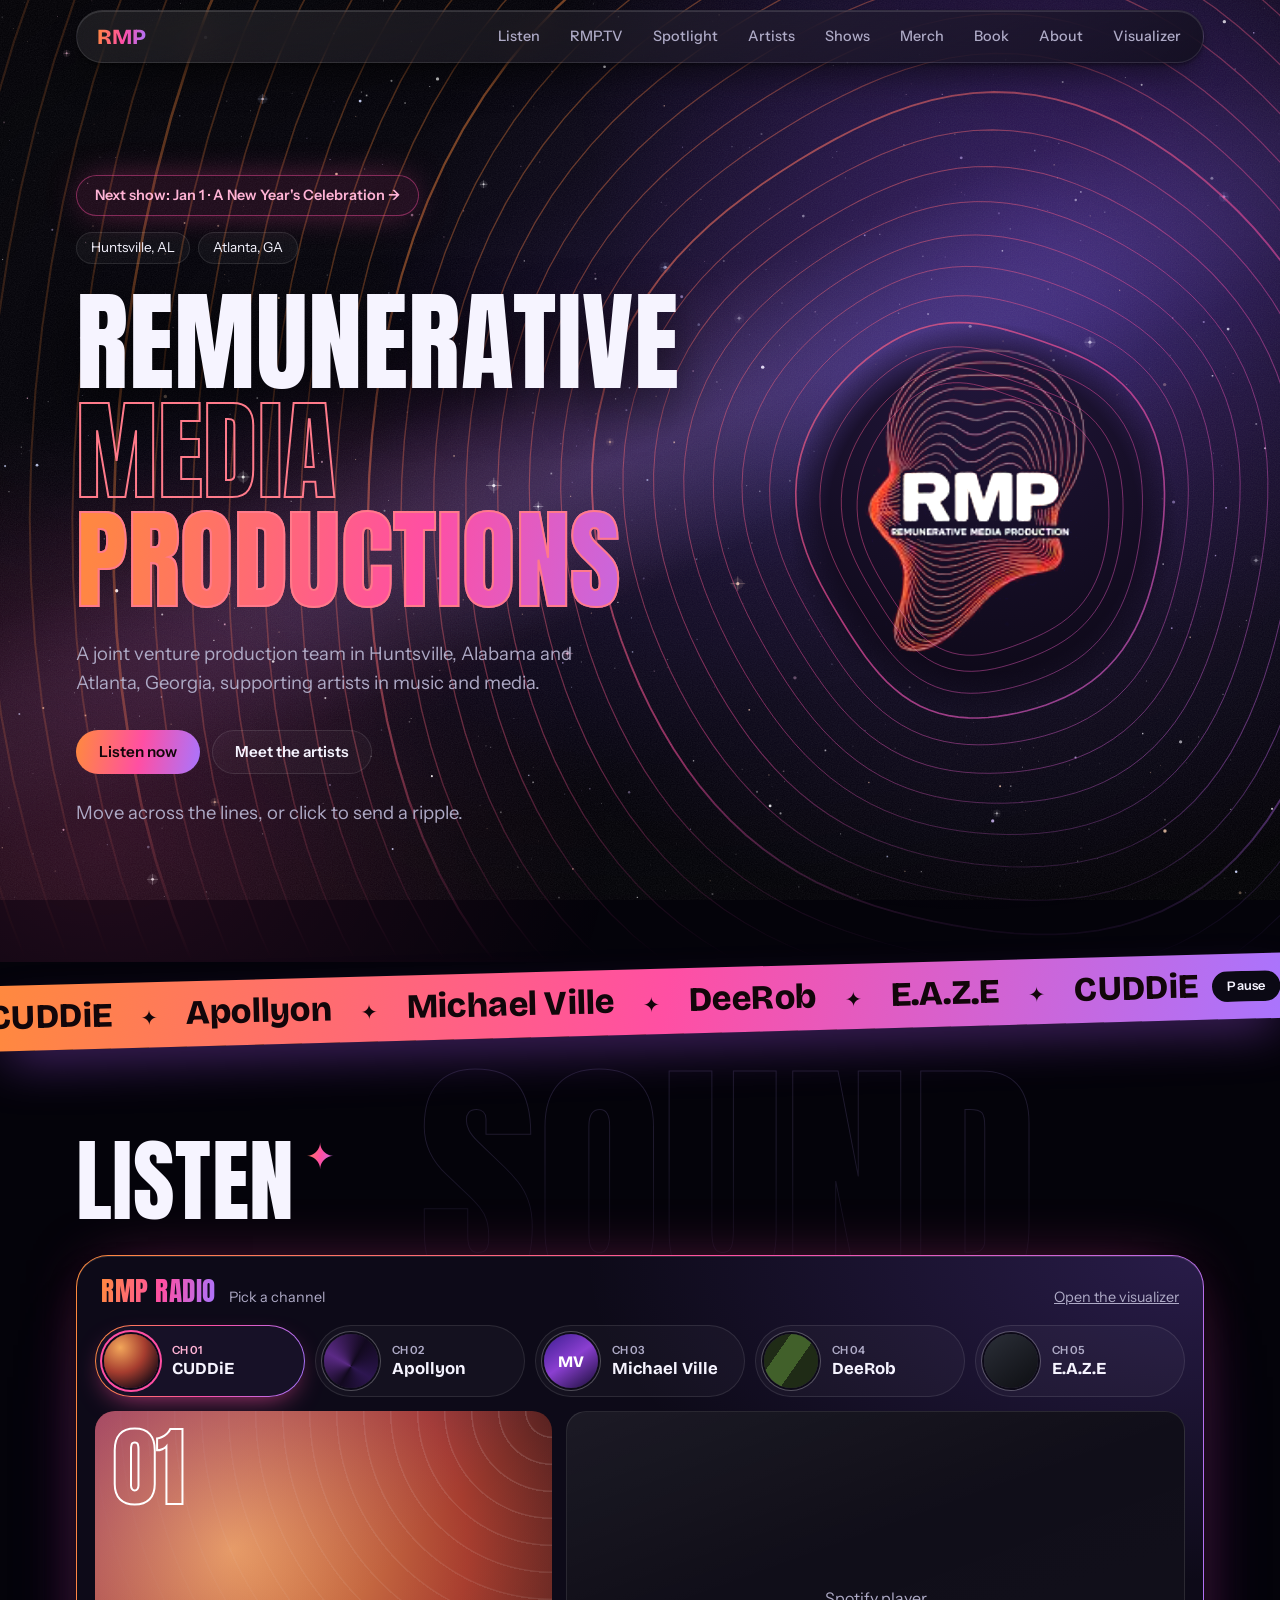
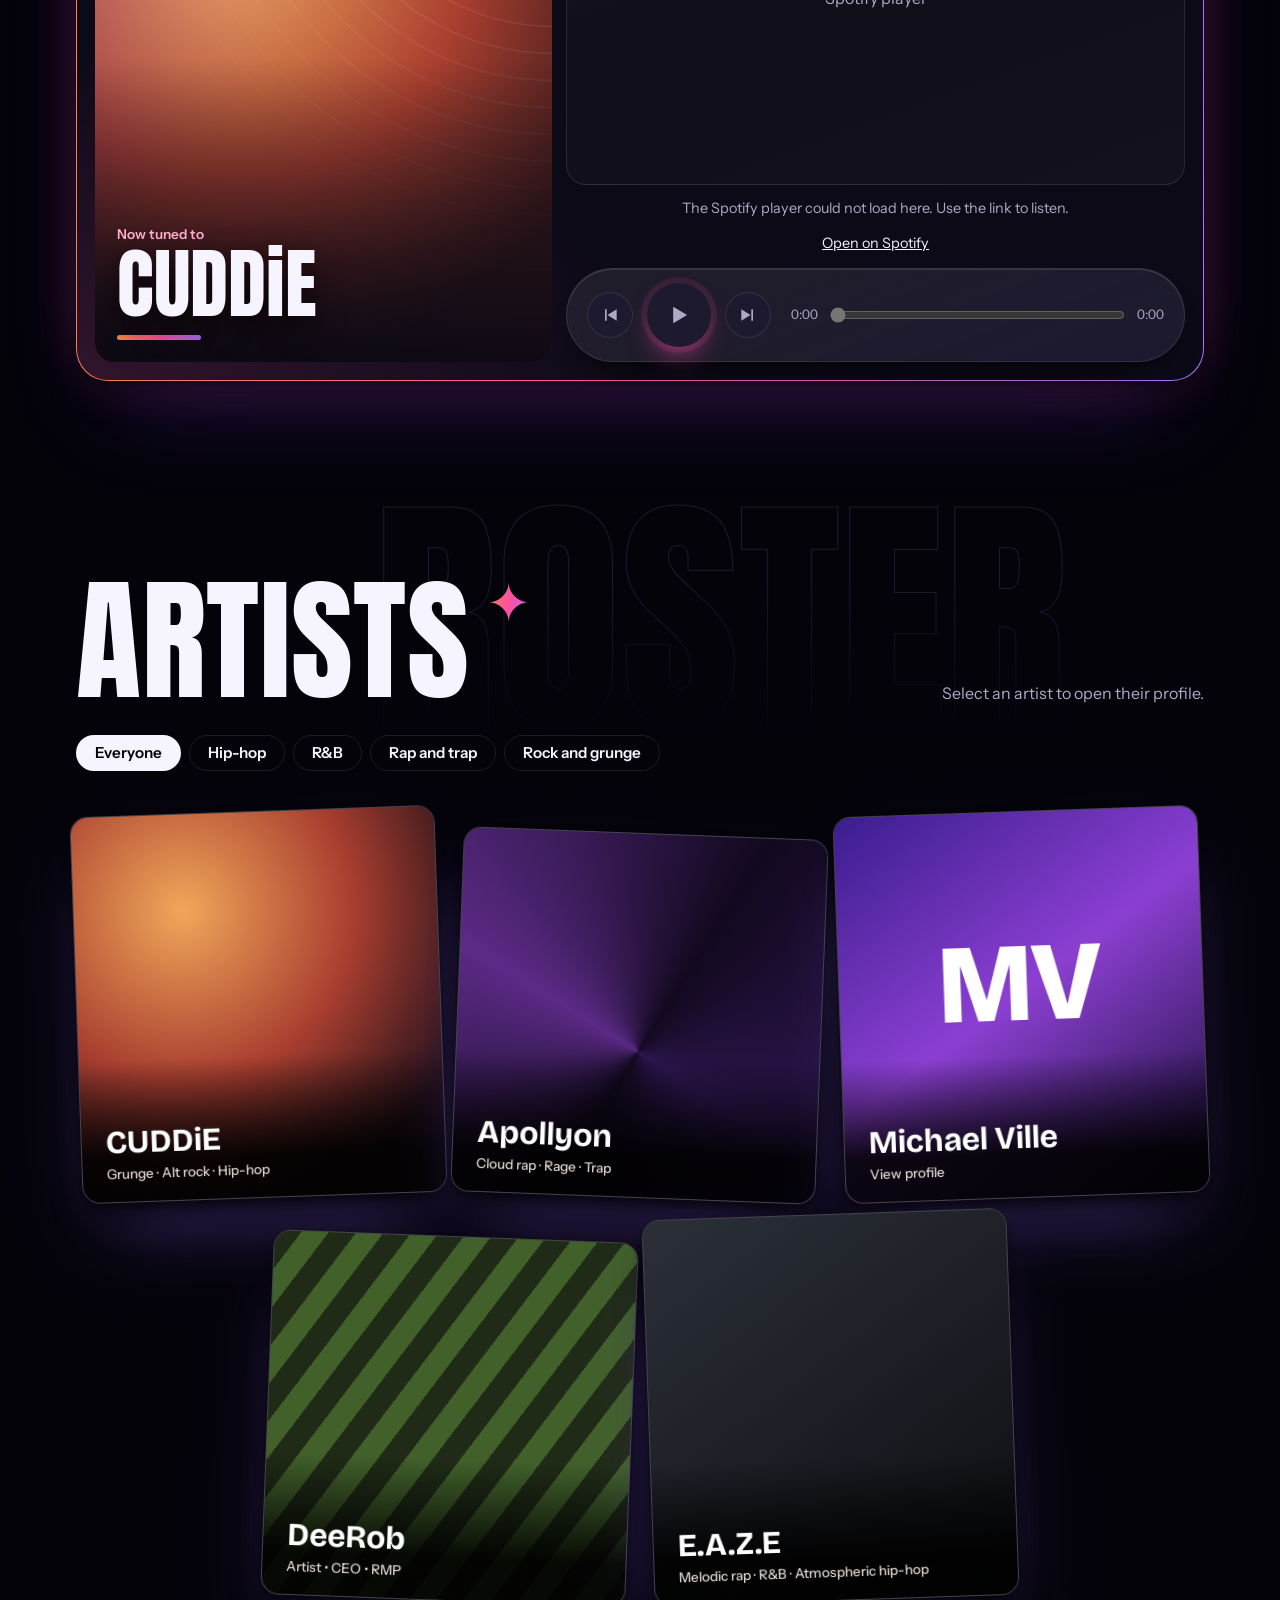
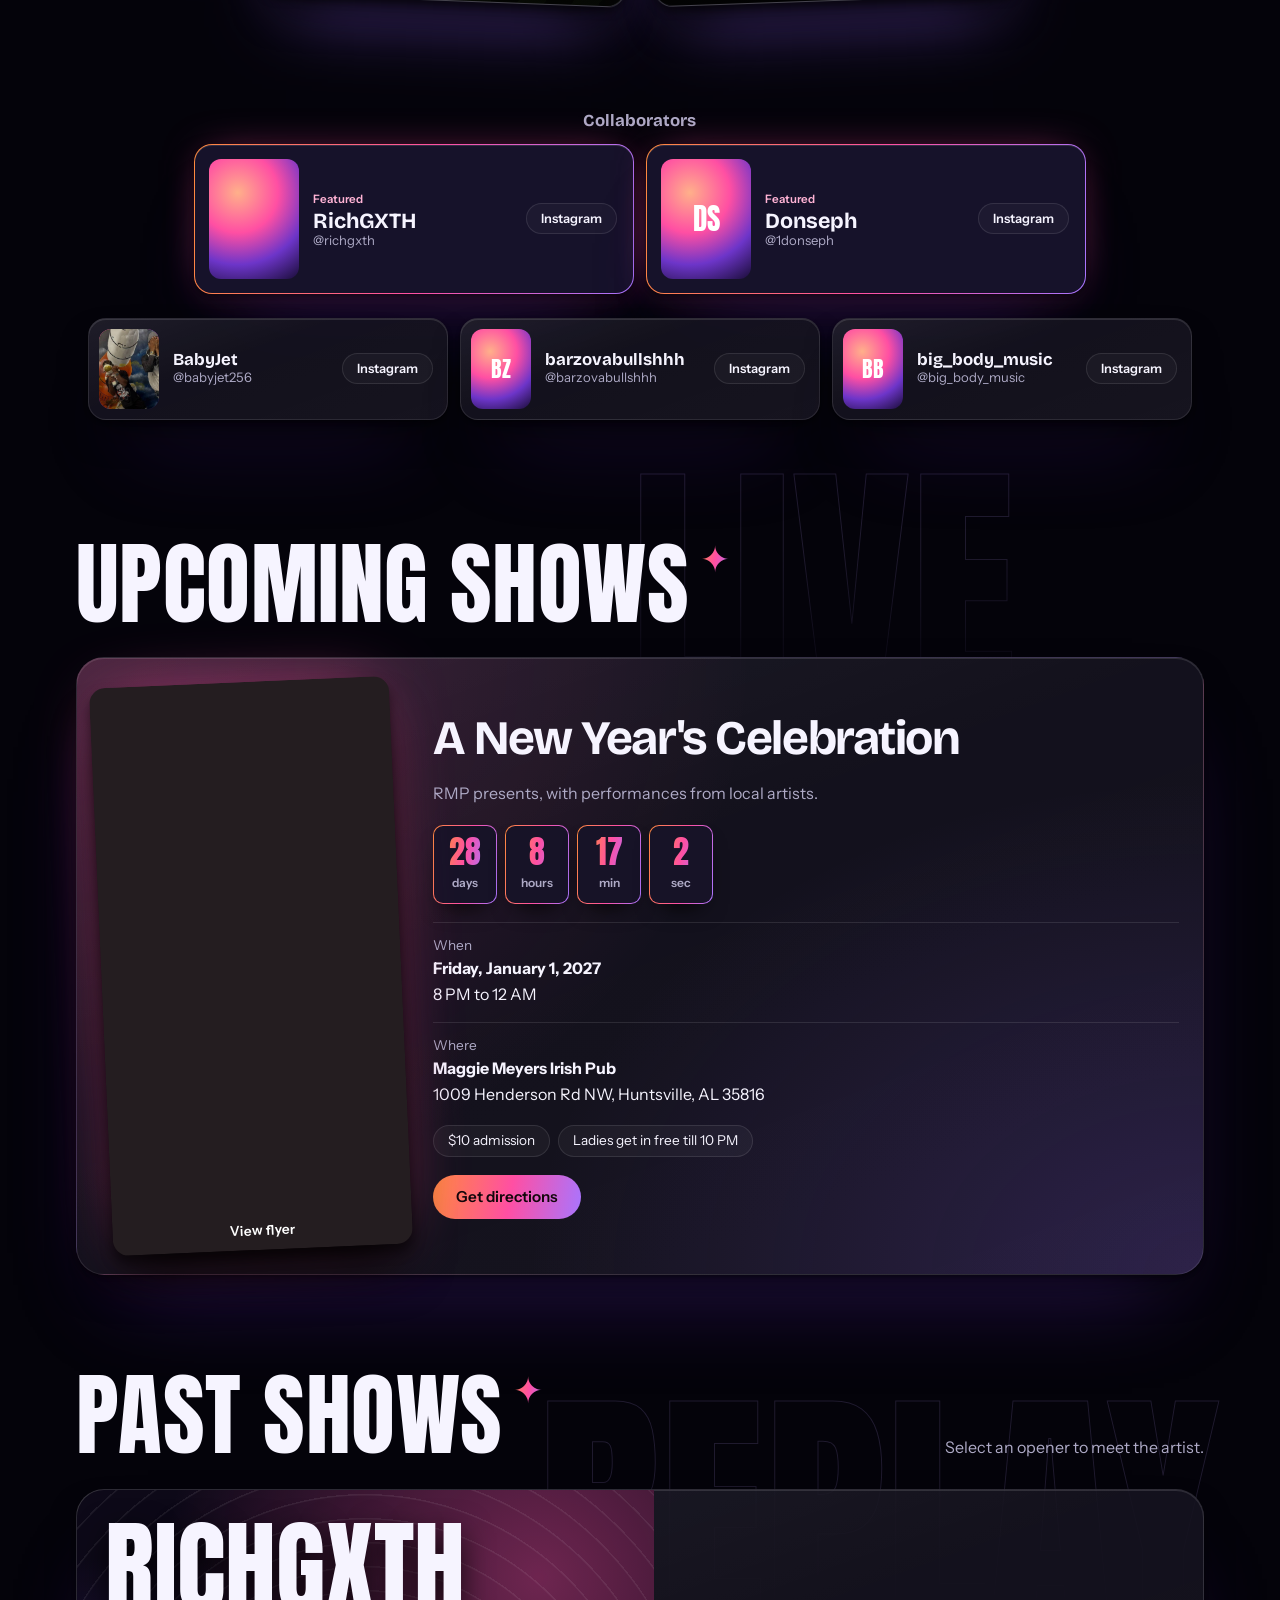
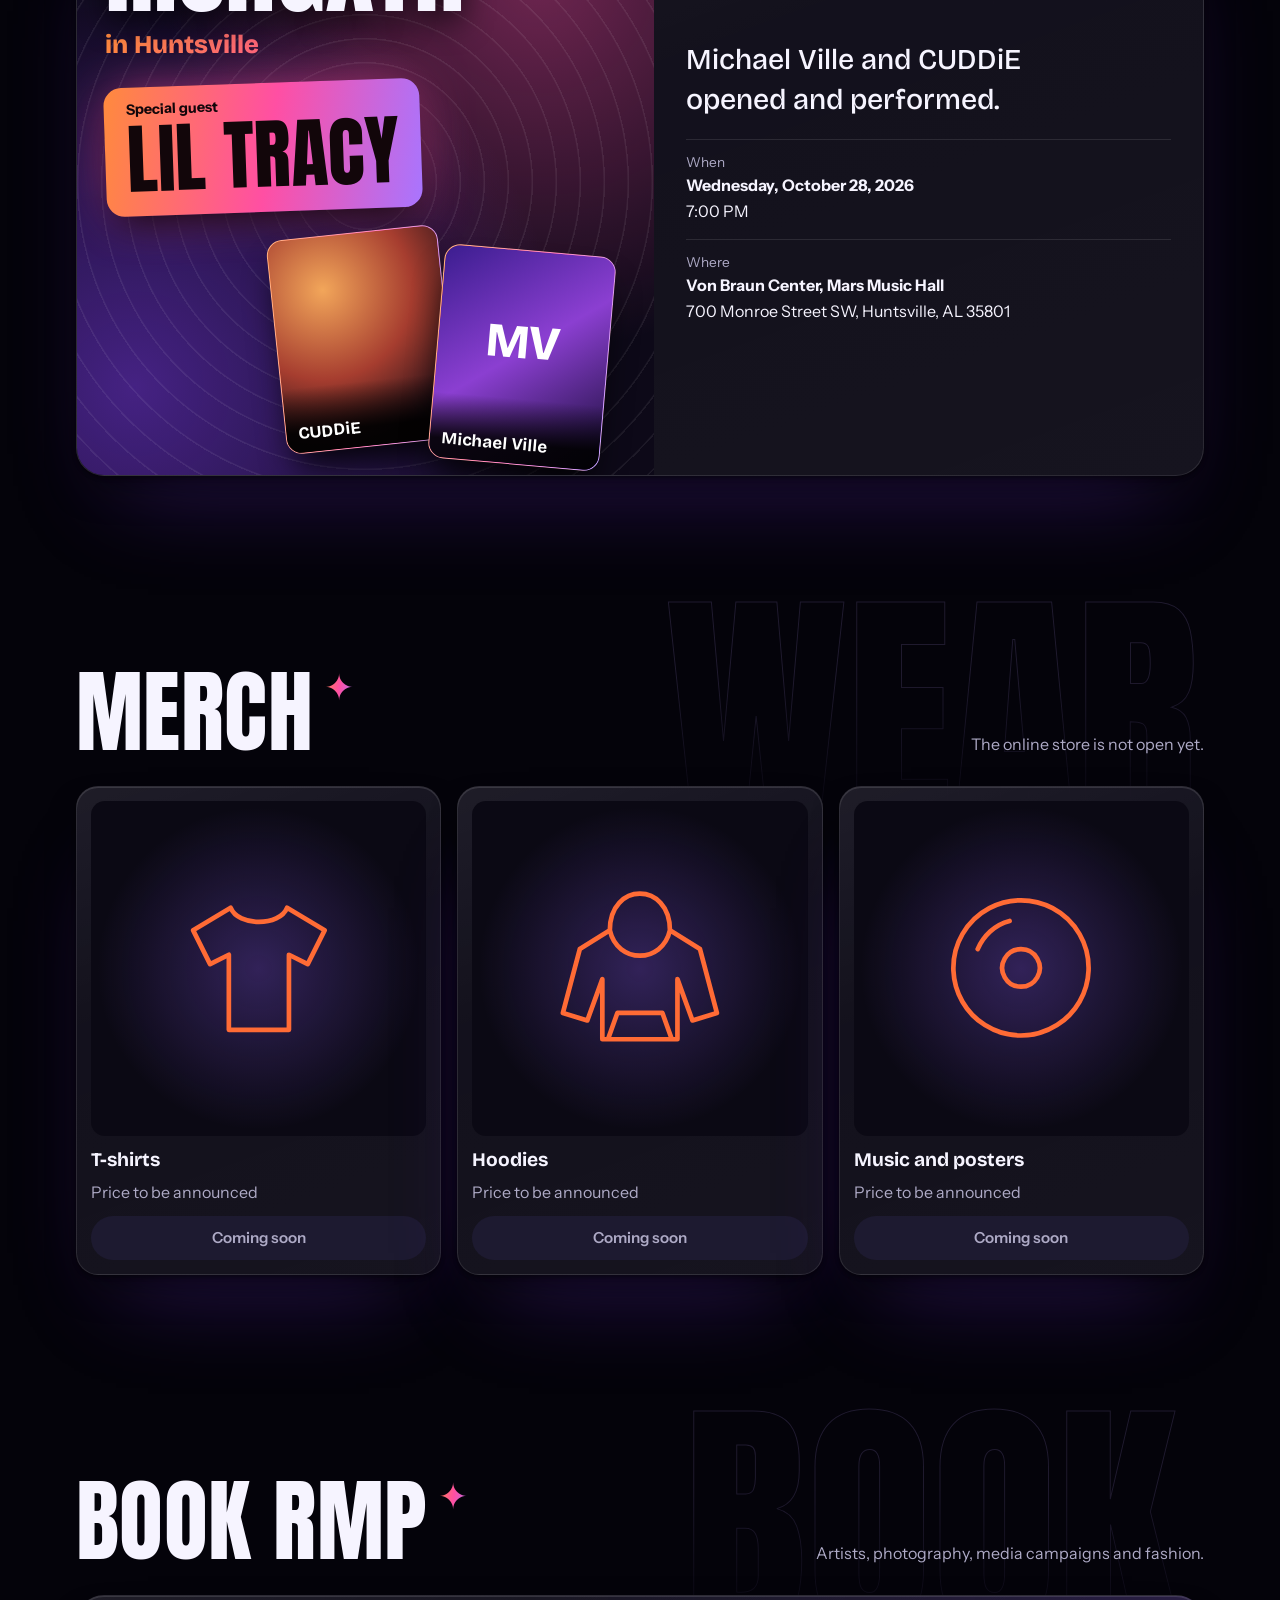
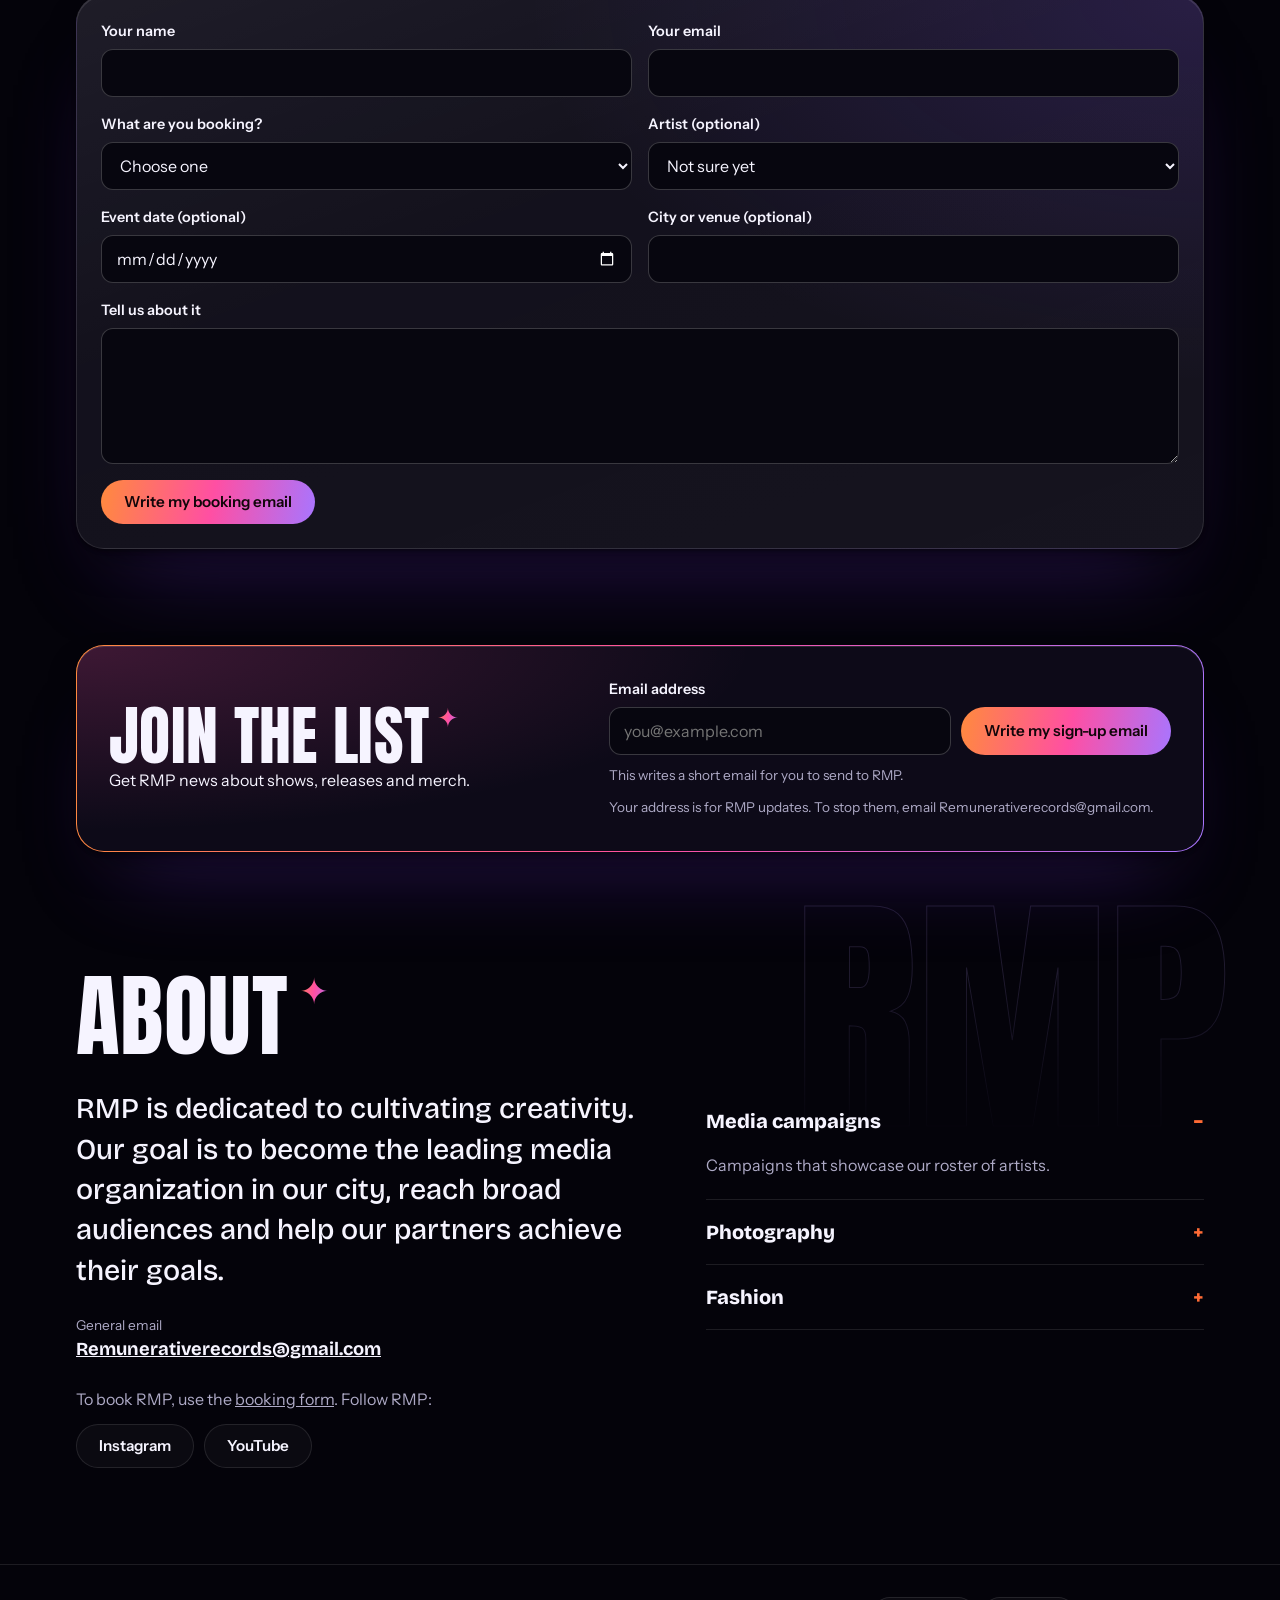
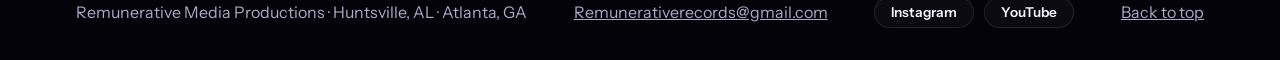
<file: index.html>
<!doctype html>
<html lang="en">
<head>
<meta charset="utf-8">
<meta name="viewport" content="width=device-width,initial-scale=1,viewport-fit=cover">
<title>Remunerative Media Productions</title>
<meta name="description" content="Remunerative Media Productions (RMP) is a creative media company in Huntsville, AL and Atlanta, GA. Hear RMP artists, see upcoming shows, watch RMP.TV and shop merch.">
<meta property="og:type" content="website">
<meta property="og:url" content="https://loss23.github.io/RMPro/">
<meta property="og:image" content="https://loss23.github.io/RMPro/images/logo.jpg">
<meta property="og:site_name" content="Remunerative Media Productions">
<meta property="og:title" content="Remunerative Media Productions">
<meta property="og:description" content="Remunerative Media Productions (RMP) is a creative media company in Huntsville, AL and Atlanta, GA. Hear RMP artists, see upcoming shows, watch RMP.TV and shop merch.">
<meta name="theme-color" content="#04030a">
<link rel="icon" href="favicon.svg" type="image/svg+xml">
<link rel="icon" href="favicon-32.png" sizes="32x32" type="image/png">
<link rel="apple-touch-icon" href="apple-touch-icon.png">
<meta name="claude:viewport-fit-sides" content="cover">
<link rel="preconnect" href="https://fonts.googleapis.com">
<link rel="preconnect" href="https://fonts.gstatic.com" crossorigin>
<link rel="stylesheet" href="https://fonts.googleapis.com/css2?family=Anton&family=Bricolage+Grotesque:opsz,wght@12..96,500;12..96,700;12..96,800&family=Instrument+Sans:wght@400;500;600&display=swap">
<link rel="stylesheet" href="theme.css">
<link rel="stylesheet" href="styles.css">
</head>
<body>
<div class="sky" aria-hidden="true"><i></i><i></i><i></i></div><canvas id="dust" aria-hidden="true"></canvas>
<header><div class="wrap"><nav aria-label="Main">
<a class="logo" href="#home">RMP</a><div class="links"><a href="#listen">Listen</a><a href="tv.html">RMP.TV</a><a href="spotlight.html">Spotlight</a><a href="#artists">Artists</a><a href="#shows">Shows</a><a href="#merch">Merch</a><a href="#book">Book</a><a href="#about">About</a><a href="visualizer.html">Visualizer</a></div>
<div class="progress" id="progress" aria-hidden="true"></div></nav></div></header>
<main>
<div class="stage" id="home"><canvas id="waves" aria-hidden="true"></canvas><div class="hero wrap"><div>
<a class="flash" id="flash" href="#shows" hidden></a>
<div class="cities"><span>Huntsville, AL</span><span>Atlanta, GA</span></div>
<h1><span>Remunerative</span> <em>Media Productions</em></h1>
<p>A joint venture production team in Huntsville, Alabama and Atlanta, Georgia, supporting artists in music and media.</p>
<div class="actions"><a class="btn" href="#listen">Listen now</a><a class="btn ghost" href="#artists">Meet the artists</a></div><p class="hint">Move across the lines, or click to send a ripple.</p></div>
<img class="mark" src="images/logo.jpg" width="360" height="360" alt="RMP logo: Remunerative Media Production"></div></div>
<div class="ticker" id="ticker" role="group" aria-label="RMP artists"><div class="reel"><div class="run" id="run"></div></div><button type="button" class="stop" id="stopRun" aria-pressed="false">Pause</button></div>

<div class="wrap">
<section id="listen" data-word="Sound"><div class="head"><h2>Listen</h2></div>
<div class="radio">
<div class="radio-top"><p><b>RMP Radio</b> <span>Pick a channel</span></p><a href="visualizer.html">Open the visualizer</a></div>
<div class="channels" id="spList" role="group" aria-label="Artist channels"></div>
<div class="tuned">
<div class="poster"><div class="poster-art" id="posterArt" aria-hidden="true"></div><p class="channel-no" id="channelNo" aria-hidden="true"></p><div class="poster-name"><p>Now tuned to</p><h3 id="nowTitle" aria-live="polite">RMP Radio</h3></div></div>
<div class="relay">
<div class="viewport"><div id="spHost"></div>
<div class="profile-only" id="profileCard" hidden><p class="lead" id="profileTitle"></p><p class="sub">Spotify profiles can’t play inside this page.</p><a class="btn" id="profileLink" href="#listen" target="_blank" rel="noopener">Open Spotify profile</a></div></div>
<p class="sub" id="spStatus" aria-live="polite"></p>
<div class="deck"><div class="controls">
<button type="button" class="round ghost" id="prev" aria-label="Previous artist"><svg viewBox="0 0 24 24"><path d="M6 5h2v14H6zm14 0v14L9 12z"/></svg></button>
<button type="button" class="round big" id="toggle" aria-label="Play"></button>
<button type="button" class="round ghost" id="next" aria-label="Next artist"><svg viewBox="0 0 24 24"><path d="M16 5h2v14h-2zM4 5l11 7-11 7z"/></svg></button></div>
<div class="seek"><span id="elapsed">0:00</span><input type="range" id="seek" min="0" max="1000" value="0" aria-label="Seek" disabled><span id="total">0:00</span></div></div>
</div></div></div>
</section>

<section id="artists" data-word="Roster"><div class="head"><h2>Artists</h2><p class="sub">Select an artist to open their profile.</p></div><div class="chips" id="chips" role="group" aria-label="Highlight artists by style"></div><div class="artists" id="artistList"></div></section>
<section id="collaborators" aria-labelledby="collabHeading"><h2 id="collabHeading">Collaborators</h2><ul class="collabs" id="collabList"></ul></section>
<section id="shows" data-word="Live"><div class="head"><h2>Upcoming shows</h2></div><ul id="showList"></ul></section>
<section id="past" data-word="Replay"><div class="head"><h2>Past shows</h2><p class="sub">Select an opener to meet the artist.</p></div><ul id="pastList"></ul></section>
<section id="merch" data-word="Wear"><div class="head"><h2>Merch</h2><p class="sub" id="merchNote" aria-live="polite"></p></div><div class="grid" id="merchList"></div>
<div id="cart" class="cart" hidden><h3>Your cart</h3><ul id="cartLines"></ul><p id="cartTotal"></p><p class="sub">Taxes and shipping are calculated at checkout.</p><a class="btn" id="checkout" href="#merch" target="_blank" rel="noopener">Check out on Shopify</a></div><p id="cartMsg" role="status"></p></section>
<section id="book" data-word="Book"><div class="head"><h2>Book RMP</h2><p class="sub">Artists, photography, media campaigns and fashion.</p></div>
<div class="panel-form">
<form id="bookForm" class="fields">
<label>Your name<input name="name" autocomplete="name" required></label>
<label>Your email<input name="email" type="email" autocomplete="email" required></label>
<label>What are you booking?<select name="type" required><option value="">Choose one</option><option>Artist performance</option><option>Photography</option><option>Media campaign</option><option>Fashion</option><option>Something else</option></select></label>
<label>Artist (optional)<select name="artist" id="bookArtist"><option value="">Not sure yet</option></select></label>
<label>Event date (optional)<input name="date" type="date"></label>
<label>City or venue (optional)<input name="place"></label>
<label class="full">Tell us about it<textarea name="details" rows="5" required></textarea></label>
<div class="full"><button type="submit">Write my booking email</button></div>
</form>
<div class="draft" id="bookDraft" hidden><p><b>Your email is ready.</b> It isn’t sent until you send it from your email.</p><textarea readonly rows="8" aria-label="Your booking email"></textarea><div class="actions"><a class="btn" href="#book">Open in my email app</a><button type="button" class="ghost">Copy message</button></div><p class="sub" role="status"></p></div>
</div></section>
<section id="signup" aria-labelledby="signupHeading"><div class="signup">
<div><h2 id="signupHeading">Join the list</h2><p>Get RMP news about shows, releases and merch.</p></div>
<div><form id="signupForm"><label for="signupEmail">Email address</label><div class="signup-row"><input id="signupEmail" type="email" autocomplete="email" placeholder="you@example.com" required><button type="submit" id="signupButton">Write my sign-up email</button></div></form>
<p class="sub" id="signupHow">This writes a short email for you to send to RMP.</p>
<p class="sub">Your address is for RMP updates. To stop them, email Remunerativerecords@gmail.com.</p>
<div class="draft" id="signupDraft" hidden><p><b>Your email is ready.</b> It isn’t sent until you send it from your email.</p><textarea readonly rows="8" aria-label="Your sign-up email"></textarea><div class="actions"><a class="btn" href="#book">Open in my email app</a><button type="button" class="ghost">Copy message</button></div><p class="sub" role="status"></p></div></div>
</div></section>
<section id="about" data-word="RMP"><div class="head"><h2>About</h2></div><div class="about"><div><p class="lead">RMP is dedicated to cultivating creativity. Our goal is to become the leading media organization in our city, reach broad audiences and help our partners achieve their goals.</p><p class="email"><span>General email</span> <a href="mailto:Remunerativerecords@gmail.com">Remunerativerecords@gmail.com</a></p><p class="sub">To book RMP, use the <a href="#book">booking form</a>. Follow RMP:</p><div class="social"><a class="btn ghost" href="https://www.instagram.com/remmediapro/" target="_blank" rel="noopener">Instagram</a><a class="btn ghost" href="https://www.youtube.com/@rrmediapro" target="_blank" rel="noopener">YouTube</a></div></div>
<div><details open name="work"><summary>Media campaigns</summary><p>Campaigns that showcase our roster of artists.</p></details><details name="work"><summary>Photography</summary><p>Photo work featuring our artists.</p></details><details name="work"><summary>Fashion</summary><p>Exclusive fashion content featuring our artists.</p></details></div></div></section>
</div></main>
<footer><div class="wrap"><span>Remunerative Media Productions · Huntsville, AL · Atlanta, GA</span><a class="footer-mail" href="mailto:Remunerativerecords@gmail.com">Remunerativerecords@gmail.com</a><div class="social"><a class="btn ghost" href="https://www.instagram.com/remmediapro/" target="_blank" rel="noopener">Instagram</a><a class="btn ghost" href="https://www.youtube.com/@rrmediapro" target="_blank" rel="noopener">YouTube</a></div><a href="#home">Back to top</a></div></footer>

<div class="dock" id="dock" hidden><div><div class="cover" id="dockCover">RMP</div><a href="#listen"><b id="dockTitle"></b><small id="dockArtist"></small></a><button type="button" class="round" id="dockToggle" aria-label="Play"></button></div></div>
<dialog id="poster" aria-label="Show flyer"><button type="button" class="ghost" id="posterClose">Close</button><img id="posterImg" alt=""></dialog>
<dialog id="profile" aria-labelledby="pName"><div class="sheet"><div class="photo" id="pPhoto"></div><div class="info"><button type="button" class="ghost close" id="pClose">Close</button><h3 id="pName"></h3><p class="role" id="pRole" hidden></p><div class="tags" id="pTags"></div><p id="pBio"></p><div class="actions" id="pActions"></div></div></div></dialog>

<script src="config.js"></script>
<script src="content.js"></script>
<script src="shared.js"></script>
<script src="spotify.js"></script>
<script src="shopify.js"></script>
<script src="app.js"></script>
<script src="forms.js"></script>
<script src="effects.js"></script>
</body>
</html>
</file>
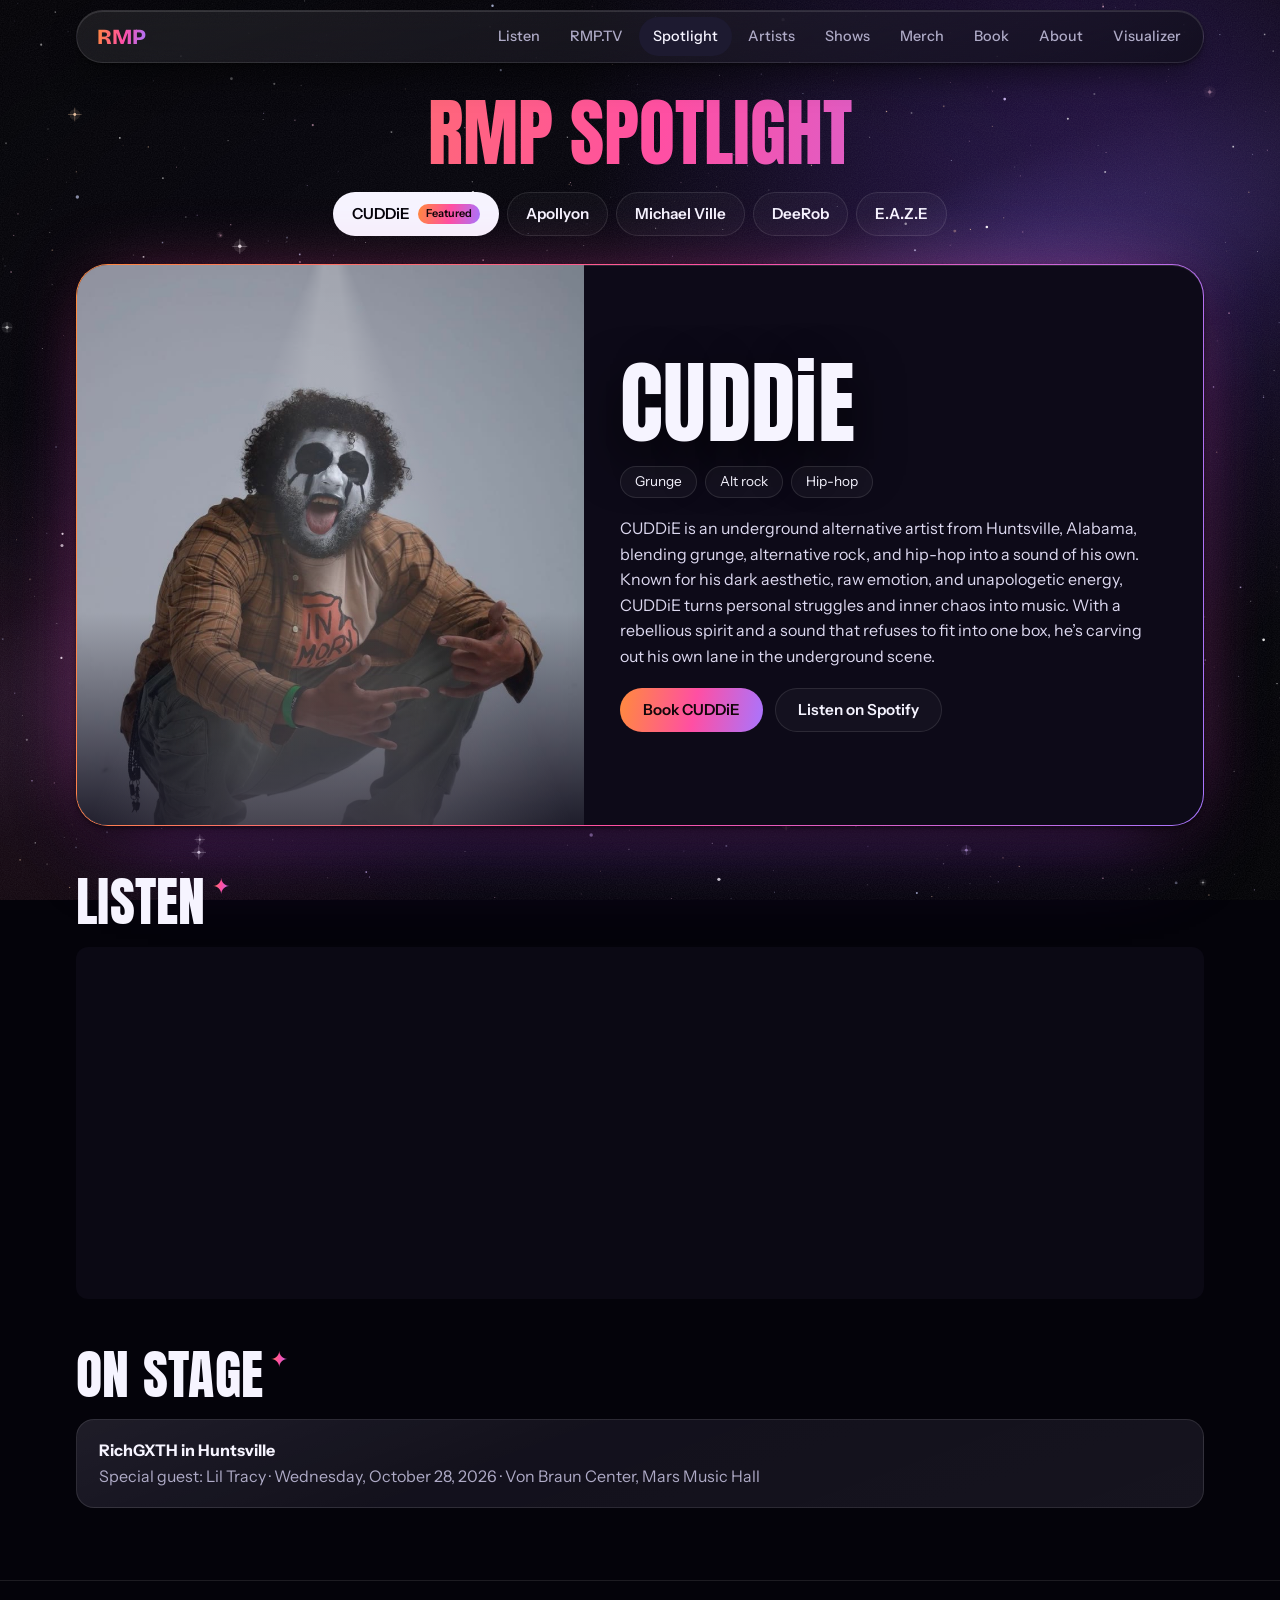
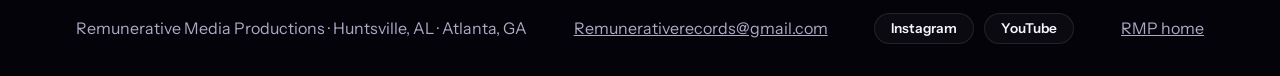
<file: spotlight.html>
<!doctype html>
<html lang="en">
<head>
<meta charset="utf-8">
<meta name="viewport" content="width=device-width,initial-scale=1,viewport-fit=cover">
<title>RMP Spotlight | Remunerative Media Productions</title>
<meta name="description" content="RMP Spotlight: get to know the artists of Remunerative Media Productions, hear their music and see where they have played.">
<meta property="og:type" content="website">
<meta property="og:url" content="https://loss23.github.io/RMPro/spotlight.html">
<meta property="og:image" content="https://loss23.github.io/RMPro/images/logo.jpg">
<meta property="og:site_name" content="Remunerative Media Productions">
<meta property="og:title" content="RMP Spotlight | Remunerative Media Productions">
<meta property="og:description" content="Get to know the artists of Remunerative Media Productions.">
<meta name="theme-color" content="#04030a">
<link rel="icon" href="favicon.svg" type="image/svg+xml">
<link rel="icon" href="favicon-32.png" sizes="32x32" type="image/png">
<link rel="apple-touch-icon" href="apple-touch-icon.png">
<meta name="claude:viewport-fit-sides" content="cover">
<link rel="preconnect" href="https://fonts.googleapis.com">
<link rel="preconnect" href="https://fonts.gstatic.com" crossorigin>
<link rel="stylesheet" href="https://fonts.googleapis.com/css2?family=Anton&family=Bricolage+Grotesque:opsz,wght@12..96,500;12..96,700;12..96,800&family=Instrument+Sans:wght@400;500;600&display=swap">
<link rel="stylesheet" href="theme.css">
<link rel="stylesheet" href="styles.css">
<link rel="stylesheet" href="spotlight.css">
</head>
<body>
<div class="sky" aria-hidden="true"><i></i><i></i><i></i></div><canvas id="dust" aria-hidden="true"></canvas>
<header><div class="wrap"><nav aria-label="Main">
<a class="logo" href="index.html">RMP</a><div class="links"><a href="index.html#listen">Listen</a><a href="tv.html">RMP.TV</a><a href="spotlight.html" aria-current="page">Spotlight</a><a href="index.html#artists">Artists</a><a href="index.html#shows">Shows</a><a href="index.html#merch">Merch</a><a href="index.html#book">Book</a><a href="index.html#about">About</a><a href="visualizer.html">Visualizer</a></div>
</nav></div></header>
<main class="wrap spot-page">
<p class="spot-kicker">RMP Spotlight</p>
<nav class="spot-picks" id="picks" aria-label="Choose an artist"></nav>

<article class="spot">
<div class="spot-photo" id="photo"></div>
<div class="spot-words">
<h1 id="name"></h1>
<p class="role" id="role" hidden></p>
<p class="spot-headline" id="headline" hidden></p>
<div class="tags" id="tags"></div>
<p id="bio"></p>
<div class="actions" id="links"></div>
</div>
</article>

<section class="spot-block" id="release" hidden><h2>Latest release</h2><p class="lead" id="releaseTitle"></p><div class="spot-frame" id="releasePlayer"></div></section>
<section class="spot-block" id="video" hidden><h2>Watch</h2><div class="spot-frame wide" id="videoPlayer"></div></section>
<section class="spot-block" id="music" hidden><h2>Listen</h2><div class="spot-frame" id="musicPlayer"></div></section>
<section class="spot-block" id="stage" hidden><h2>On stage</h2><ul class="spot-shows" id="showRows"></ul></section>
</main>
<footer><div class="wrap"><span>Remunerative Media Productions · Huntsville, AL · Atlanta, GA</span><a class="footer-mail" href="mailto:Remunerativerecords@gmail.com">Remunerativerecords@gmail.com</a><div class="social"><a class="btn ghost" href="https://www.instagram.com/remmediapro/" target="_blank" rel="noopener">Instagram</a><a class="btn ghost" href="https://www.youtube.com/@rrmediapro" target="_blank" rel="noopener">YouTube</a></div><a href="index.html">RMP home</a></div></footer>

<script src="content.js"></script>
<script src="shared.js"></script>
<script src="spotify.js"></script>
<script src="spotlight.js"></script>
</body>
</html>
</file>
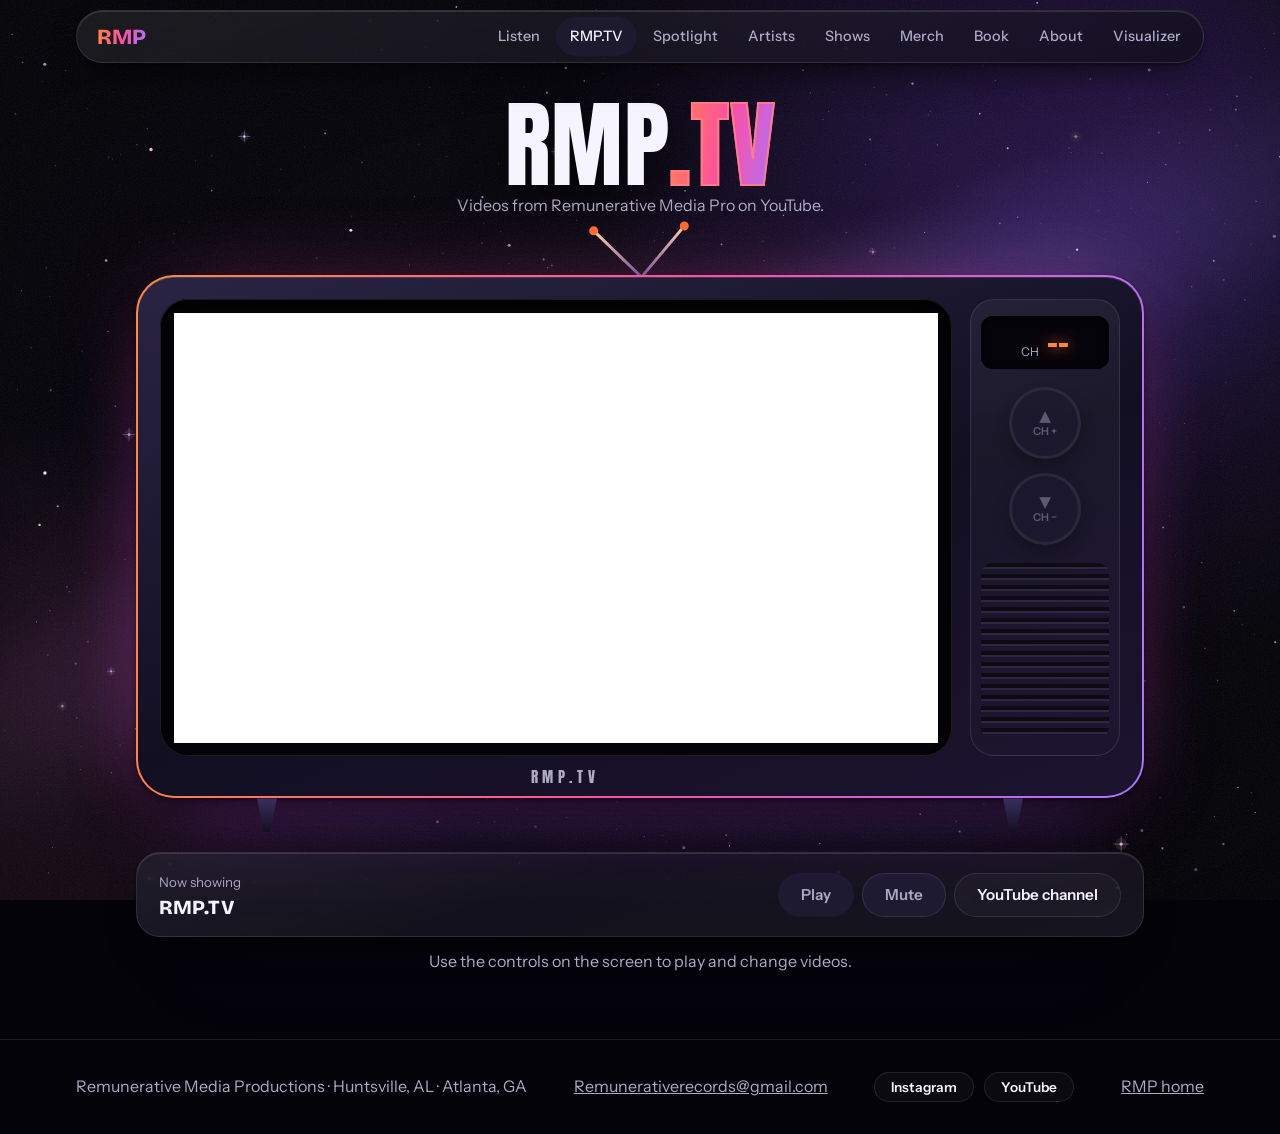
<file: tv.html>
<!doctype html>
<html lang="en">
<head>
<meta charset="utf-8">
<meta name="viewport" content="width=device-width,initial-scale=1,viewport-fit=cover">
<title>RMP.TV | Remunerative Media Productions</title>
<meta name="description" content="RMP.TV: watch videos from Remunerative Media Productions, the creative media company based in Huntsville, AL and Atlanta, GA.">
<meta property="og:type" content="website">
<meta property="og:url" content="https://loss23.github.io/RMPro/tv.html">
<meta property="og:image" content="https://loss23.github.io/RMPro/images/logo.jpg">
<meta property="og:site_name" content="Remunerative Media Productions">
<meta property="og:title" content="RMP.TV | Remunerative Media Productions">
<meta property="og:description" content="Videos from Remunerative Media Productions. Huntsville, AL and Atlanta, GA.">
<meta name="theme-color" content="#04030a">
<link rel="icon" href="favicon.svg" type="image/svg+xml">
<link rel="icon" href="favicon-32.png" sizes="32x32" type="image/png">
<link rel="apple-touch-icon" href="apple-touch-icon.png">
<meta name="claude:viewport-fit-sides" content="cover">
<link rel="preconnect" href="https://fonts.googleapis.com">
<link rel="preconnect" href="https://fonts.gstatic.com" crossorigin>
<link rel="stylesheet" href="https://fonts.googleapis.com/css2?family=Anton&family=Bricolage+Grotesque:opsz,wght@12..96,500;12..96,700;12..96,800&family=Instrument+Sans:wght@400;500;600&display=swap">
<link rel="stylesheet" href="theme.css">
<link rel="stylesheet" href="styles.css">
<link rel="stylesheet" href="tv.css?v=2">
</head>
<body>
<div class="sky" aria-hidden="true"><i></i><i></i><i></i></div><canvas id="dust" aria-hidden="true"></canvas>
<header><div class="wrap"><nav aria-label="Main">
<a class="logo" href="index.html">RMP</a><div class="links"><a href="index.html#listen">Listen</a><a href="tv.html" aria-current="page">RMP.TV</a><a href="spotlight.html">Spotlight</a><a href="index.html#artists">Artists</a><a href="index.html#shows">Shows</a><a href="index.html#merch">Merch</a><a href="index.html#book">Book</a><a href="index.html#about">About</a><a href="visualizer.html">Visualizer</a></div>
</nav></div></header>
<main class="wrap tv-page">
<div class="tv-head"><h1>RMP<em>.TV</em></h1><p class="sub">Videos from Remunerative Media Pro on YouTube.</p></div>

<div class="set">
<div class="antenna" aria-hidden="true"><i></i><i></i></div>
<div class="cabinet">
<div class="bezel"><div class="screen" id="screen">
<div id="tvPlayer"></div>
<div class="standby" id="standby"><div class="bars" aria-hidden="true"></div><p id="standbyText">Tuning in…</p><a class="btn" id="standbyLink" target="_blank" rel="noopener">Watch on YouTube</a></div>
</div></div>
<div class="panel">
<p class="led"><span>CH</span><b id="channelNo">--</b></p>
<div class="knobs"><button type="button" class="knob" id="chUp" disabled><span aria-hidden="true">▲</span><small>CH +</small></button><button type="button" class="knob" id="chDown" disabled><span aria-hidden="true">▼</span><small>CH −</small></button></div>
<div class="grille" aria-hidden="true"></div>
</div>
<p class="brand" aria-hidden="true">RMP.TV</p>
</div>
<div class="feet" aria-hidden="true"><i></i><i></i></div>
</div>

<div class="remote">
<div><small>Now showing</small><h2 id="nowTitle" aria-live="polite">RMP.TV</h2></div>
<div class="remote-keys"><button type="button" id="play" disabled>Play</button><button type="button" class="ghost" id="mute" disabled aria-pressed="false">Mute</button><a class="btn ghost" id="channelLink" target="_blank" rel="noopener">YouTube channel</a></div>
</div>
<p class="sub" id="tvStatus" aria-live="polite"></p>

<section class="guide" id="guide" aria-labelledby="guideTitle" hidden><h2 id="guideTitle">Channel guide</h2><div class="guide-grid" id="guideList"></div></section>
</main>
<footer><div class="wrap"><span>Remunerative Media Productions · Huntsville, AL · Atlanta, GA</span><a class="footer-mail" href="mailto:Remunerativerecords@gmail.com">Remunerativerecords@gmail.com</a><div class="social"><a class="btn ghost" href="https://www.instagram.com/remmediapro/" target="_blank" rel="noopener">Instagram</a><a class="btn ghost" href="https://www.youtube.com/@rrmediapro" target="_blank" rel="noopener">YouTube</a></div><a href="index.html">RMP home</a></div></footer>

<script src="config.js?v=2"></script>
<script src="shared.js"></script>
<script src="tv.js?v=2"></script>
</body>
</html>
</file>
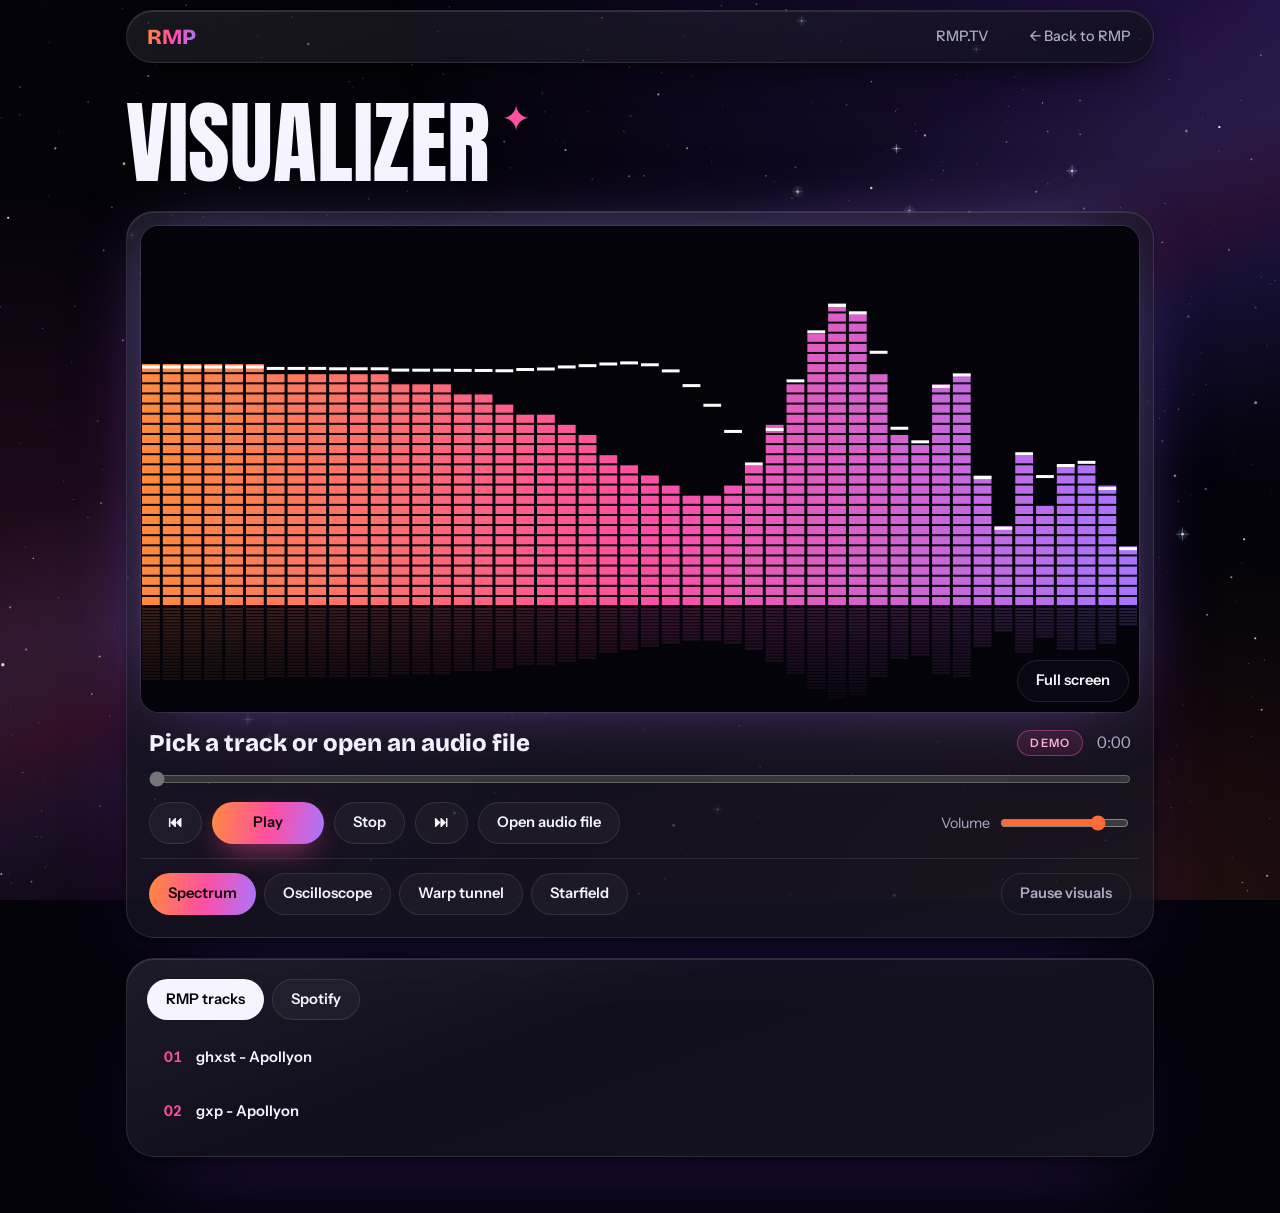
<file: visualizer.html>
<!doctype html>
<html lang="en">
<head>
<meta charset="utf-8">
<meta name="viewport" content="width=device-width,initial-scale=1,viewport-fit=cover">
<title>RMP Visualizer | Remunerative Media Productions</title>
<meta name="description" content="A retro-style music visualizer from Remunerative Media Productions, with RMP tracks or your own audio files.">
<meta property="og:type" content="website">
<meta property="og:url" content="https://loss23.github.io/RMPro/visualizer.html">
<meta property="og:image" content="https://loss23.github.io/RMPro/images/logo.jpg">
<meta property="og:site_name" content="Remunerative Media Productions">
<meta property="og:title" content="RMP Visualizer | Remunerative Media Productions">
<meta property="og:description" content="A retro-style music visualizer from Remunerative Media Productions, with RMP tracks or your own audio files.">
<meta name="theme-color" content="#04030a">
<link rel="icon" href="favicon.svg" type="image/svg+xml">
<link rel="icon" href="favicon-32.png" sizes="32x32" type="image/png">
<link rel="apple-touch-icon" href="apple-touch-icon.png">
<link rel="stylesheet" href="https://fonts.googleapis.com/css2?family=Anton&family=Bricolage+Grotesque:opsz,wght@12..96,500;12..96,800&family=Instrument+Sans:wght@400;500;600&display=swap">
<link rel="stylesheet" href="theme.css">
<link rel="stylesheet" href="visualizer.css">
</head>
<body>
<div class="sky" aria-hidden="true"></div><canvas id="dust" aria-hidden="true"></canvas>
<main>
<nav aria-label="Main"><a class="logo" href="index.html">RMP</a><a class="back" href="tv.html">RMP.TV</a><a class="back" href="index.html">← Back to RMP</a></nav>
<h1>Visualizer</h1>
<div class="console">
<div class="screen" id="screen"><canvas id="viz" role="img" aria-label="Animated music visualizer"></canvas><button type="button" id="full">Full screen</button></div>
<div class="readout"><span id="title" aria-live="polite">Pick a track or open an audio file</span><span id="state">DEMO</span><span id="time">0:00</span></div>
<input type="range" id="seek" min="0" max="1000" value="0" aria-label="Seek" disabled>
<div class="bar">
<button type="button" id="prev" aria-label="Previous track">⏮︎</button><button type="button" id="play">Play</button><button type="button" id="stop">Stop</button><button type="button" id="next" aria-label="Next track">⏭︎</button>
<label class="file">Open audio file<input type="file" id="file" accept="audio/*" multiple></label>
<span class="sep"></span><label class="vol">Volume <input type="range" id="vol" min="0" max="100" value="80"></label>
</div>
<div class="bar modes"><div role="group" aria-label="Visual style" id="modes"></div><span class="sep"></span><button type="button" id="motion"></button></div>
</div>
<div class="panel">
<div class="tabs"><button type="button" id="tabMine" aria-pressed="true">RMP tracks</button><button type="button" id="tabSp" aria-pressed="false">Spotify</button></div>
<div id="mine"><ol id="list"></ol></div>
<div id="sp" hidden><p>Visuals run on their own while Spotify is the source. They do not follow the Spotify audio, because Spotify's developer rules do not allow syncing its recordings with visuals.</p><p id="spStatus" aria-live="polite"></p><div class="sp-list" id="spList"></div><div id="spHost"></div></div>
</div>
</main>
<audio id="audio" preload="metadata"></audio>
<script src="config.js"></script>
<script src="shared.js"></script>
<script src="spotify.js"></script>
<script src="visualizer.js"></script>
</body>
</html>
</file>
<file: theme.css>
/* Colors, fonts and base rules shared by both pages. */
:root{
  color-scheme:dark;
  --bg:#04030a;--panel:#100e1b;--raise:#1d1a30;--surface:#100e1bc7;
  --fg:#f6f4ff;--muted:#aeaac6;--line:#ffffff1a;
  --accent:#ff6b35;--pink:#ff4fa3;--on:#12060a;
  --grad:linear-gradient(100deg,#ff8a3d,#ff4fa3 52%,#a875ff);
  --glass:linear-gradient(160deg,#ffffff12,#ffffff05 40%,#ffffff08);
  --lift:inset 0 1px 0 #ffffff1f,0 2px 4px #0006,0 18px 36px -12px #000a,0 50px 90px -40px #7c3aed59;
  --poster:"Anton","Bricolage Grotesque",Impact,sans-serif;
  --display:"Bricolage Grotesque",system-ui,sans-serif;
  --body:"Instrument Sans",system-ui,sans-serif;
}
*{box-sizing:border-box}
[hidden]{display:none!important}
html{background:var(--bg)}
body{margin:0;color:var(--fg);font:16px/1.6 var(--body);overflow-x:clip;isolation:isolate}
img{max-width:100%}
#dust{position:fixed;inset:0;width:100%;height:100%;z-index:-1;pointer-events:none}
</file>
<file: styles.css>
/* RMP home page. Shared colors and base rules are in theme.css.
   Order: base, background, nav, hero, ticker, Spotify player, artists, collaborators, shows, merch, about, overlays, screen sizes. */

/* ---------- base ---------- */
html{scroll-behavior:smooth;overflow-x:clip}
body.docked{padding-bottom:96px}
.wrap{max-width:1160px;margin:auto;padding-left:max(16px,env(safe-area-inset-left,0px));padding-right:max(16px,env(safe-area-inset-right,0px))}
h1,h2,h3{font-family:var(--display);line-height:1.05;margin:0;text-wrap:balance}
p{margin:0}
ul{list-style:none;margin:0;padding:0}
a{color:inherit}
:focus-visible{outline:3px solid var(--accent);outline-offset:3px}
.sub{color:var(--muted)}

/* Buttons are gradient pills by default. Tiles, tracks and other special buttons set their own background. */
button,.btn{display:inline-block;font:600 .95rem/1.2 var(--body);color:var(--on);background:var(--grad) border-box var(--accent);border:1px solid transparent;border-radius:99px;padding:12px 22px;cursor:pointer;text-decoration:none;transition:transform .2s,background .2s,border-color .2s}
button:not(:disabled):hover,.btn:hover{transform:translateY(-2px)}
:where(button:not(:disabled),a.btn):hover{box-shadow:0 10px 30px -8px #ff4fa3a6}
button:disabled{background:var(--raise);color:var(--muted);cursor:default}
.ghost{color:var(--fg);background:#ffffff08;border-color:var(--line)}
.ghost:hover{border-color:var(--accent)}
button.ghost:hover,a.btn.ghost:hover{box-shadow:none}

/* Frosted panels. They are nearly opaque instead of blurred, which keeps scrolling smooth over the animated sky. */
.event,.card,.cart,.empty,.collab,.recap{background:var(--glass),#100e1be0;border:1px solid var(--line);box-shadow:var(--lift)}

/* ---------- background ---------- */
body::before{content:"";position:fixed;inset:0 0 auto;height:env(safe-area-inset-top,0px);background:var(--bg);z-index:30}
/* The grain stays behind the content so it never covers an embedded player. */
body::after{content:"";position:fixed;inset:0;z-index:-1;pointer-events:none;opacity:.09;background-image:url("data:image/svg+xml,%3Csvg xmlns='http://www.w3.org/2000/svg' width='180' height='180'%3E%3Cfilter id='n'%3E%3CfeTurbulence type='fractalNoise' baseFrequency='.85' numOctaves='3' stitchTiles='stitch'/%3E%3CfeColorMatrix type='saturate' values='0'/%3E%3C/filter%3E%3Crect width='100%25' height='100%25' filter='url(%23n)'/%3E%3C/svg%3E")}
.sky{position:fixed;inset:0;z-index:-2;overflow:hidden;pointer-events:none}
.sky::before{content:"";position:absolute;inset:-30%;transform:rotate(-24deg);background:radial-gradient(ellipse 55% 9% at 50% 50%,#b9a3ff2e,transparent),radial-gradient(ellipse 28% 13% at 36% 48%,#ff4fa31f,transparent),radial-gradient(ellipse 24% 11% at 68% 53%,#4f6bff24,transparent),radial-gradient(ellipse 70% 20% at 50% 50%,#4c2a8f26,transparent)}
.sky::after{content:"";position:absolute;inset:0;background:radial-gradient(ellipse 85% 75% at 50% 45%,transparent 45%,#000a)}
/* Three soft glows. --d is how far each follows the pointer, --v how fast it moves on scroll. */
.sky i{position:absolute;width:90vmax;height:90vmax;border-radius:50%;background:radial-gradient(closest-side,var(--c),transparent);translate:calc(var(--mx,0)*var(--d)*1px) calc((var(--sy,0)*var(--v) + var(--my,0)*var(--d))*1px)}
.sky i:nth-child(1){--c:#7c3aed4d;--d:40;--v:-.05;top:-40vmax;right:-35vmax}
.sky i:nth-child(2){--c:#ff4fa330;--d:-26;--v:-.09;top:45vh;left:-52vmax}
.sky i:nth-child(3){--c:#ff6b3529;--d:18;--v:-.035;top:120vh;right:-45vmax}

/* ---------- nav ---------- */
header{position:sticky;top:env(safe-area-inset-top,0px);z-index:20;padding-block:10px}
nav{position:relative;display:flex;align-items:center;gap:12px;padding:6px 8px 6px 20px;background:linear-gradient(160deg,#ffffff14,#100e1bcc);border:1px solid var(--line);border-radius:99px;box-shadow:var(--lift);-webkit-backdrop-filter:blur(16px);backdrop-filter:blur(16px)}
.logo{font:800 1.35rem var(--display);text-decoration:none;margin-right:auto;background:var(--grad);-webkit-background-clip:text;background-clip:text;color:transparent}
.links{display:flex;gap:2px;overflow-x:auto;scrollbar-width:none;min-width:0}
.links a{white-space:nowrap;text-decoration:none;font-size:.9rem;font-weight:500;color:var(--muted);padding:8px 14px;border-radius:99px}
.links a:hover,.links a[aria-current]{color:var(--fg);background:var(--raise)}
.links a:focus-visible{outline-offset:-3px}
.progress{position:absolute;left:24px;right:24px;bottom:-1px;height:2px;background:var(--grad);transform-origin:left;transform:scaleX(0)}

/* ---------- hero ---------- */
.stage{position:relative;isolation:isolate;margin-top:-74px;padding-top:74px;cursor:crosshair;touch-action:pan-y;background:radial-gradient(ellipse 50% 55% at 76% 40%,#8b5cf63b,transparent),radial-gradient(ellipse 40% 40% at 8% 88%,#ff4fa31f,transparent)}
#waves{position:absolute;inset:0;width:100%;height:100%;z-index:-1;opacity:.85;-webkit-mask-image:linear-gradient(#000 78%,transparent);mask-image:linear-gradient(#000 78%,transparent)}
.hero{display:grid;grid-template-columns:minmax(0,1.5fr) minmax(0,1fr);gap:24px;align-items:center;padding-block:clamp(48px,8vw,104px)}
.cities{display:flex;flex-wrap:wrap;gap:8px;margin-bottom:24px}
.cities span,.tags span{border:1px solid var(--line);background:#ffffff0a;border-radius:99px;padding:4px 14px;font-size:.85rem}
.flash{display:inline-block;margin-bottom:16px;padding:8px 18px;border-radius:99px;background:#ff4fa31a;border:1px solid #ff4fa373;color:#ffb3d5;box-shadow:0 0 34px -8px #ff4fa380;font-weight:600;font-size:.9rem;text-decoration:none}
.flash:hover{background:#ff4fa333}
h1,h2{font-family:var(--poster);font-weight:400;text-transform:uppercase;letter-spacing:.005em}
h1{font-size:clamp(2.5rem,8.6vw,6.8rem);line-height:1;text-shadow:0 18px 50px #000b}
h1 span{display:block}
/* "Media Productions" is an outline with a gradient that fills it from the bottom on hover. */
h1 em{display:block;font-style:normal;color:transparent;text-shadow:none;-webkit-text-stroke:2px #ff7a8a;background:var(--grad) no-repeat 0 100%/100% 50%;-webkit-background-clip:text;background-clip:text;transition:background-size .7s ease}
h1:hover em{background-size:100% 100%}
.hero p{margin:24px 0 32px;color:var(--muted);font-size:1.15rem;max-width:46ch}

.actions{display:flex;flex-wrap:wrap;gap:12px}
.mark{display:block;width:min(360px,100%);height:auto;margin:auto;border-radius:50%;-webkit-mask-image:radial-gradient(circle,#000 56%,transparent 71%);mask-image:radial-gradient(circle,#000 56%,transparent 71%);filter:contrast(1.4) saturate(1.25);mix-blend-mode:screen;scale:1.08;transform:translate(var(--mx,0),var(--my,0));transition:transform .25s ease-out}

/* ---------- name ticker ---------- */
.ticker{position:relative;display:flex;align-items:center;overflow:hidden;margin-block:8px;transform:rotate(-1.5deg) scale(1.02);background:var(--grad);color:var(--on);box-shadow:0 22px 50px -18px #a855f799}
.reel{flex:1;overflow:hidden;min-width:0}
.run{display:flex;width:max-content;animation:run 32s linear infinite}
.ticker:hover .run,.ticker:focus-within .run,.ticker.stopped .run{animation-play-state:paused}
@keyframes run{to{transform:translateX(-50%)}}
.run button{background:none;color:inherit;border:0;border-radius:0;padding:10px 0;font:800 clamp(1.4rem,3.6vw,2.1rem)/1.3 var(--display);white-space:nowrap}
.run button::after{content:"✦";font-size:.6em;margin:0 28px}
.run button:hover{transform:none;box-shadow:none;text-decoration:underline}
.run button:focus-visible{outline:3px solid var(--on);outline-offset:-4px}
.ticker .stop{flex:none;margin:0 12px;padding:6px 14px;font-size:.8rem;background:#0b0914;color:var(--fg)}

/* ---------- sections ---------- */
section{position:relative;padding-block:clamp(56px,8vw,96px);scroll-margin-top:60px}
/* Large outlined word behind each section, from its data-word attribute. */
section::before{content:attr(data-word);position:absolute;z-index:-1;top:14px;right:0;font:400 clamp(6rem,21vw,16rem)/1 var(--poster);text-transform:uppercase;white-space:nowrap;color:transparent;-webkit-text-stroke:1px #b9a3ff26;pointer-events:none;translate:var(--px,0px) 0;-webkit-mask-image:linear-gradient(#000 35%,transparent);mask-image:linear-gradient(#000 35%,transparent)}
#past{padding-top:0}
.head{display:flex;flex-wrap:wrap;align-items:end;justify-content:space-between;gap:8px 24px;margin-bottom:28px}
h2{font-size:clamp(2.8rem,8vw,5.6rem);line-height:1}
h2::after{content:"✦";font-size:.4em;vertical-align:top;margin-left:.3em;background:var(--grad);-webkit-background-clip:text;background-clip:text;color:transparent}
/* Scroll-in effect. app.js adds these classes, then removes them once the content has arrived. */
.rise{opacity:0;translate:0 56px;transform:perspective(1100px) rotateX(9deg);transform-origin:50% 0}
.rise.in{opacity:1;translate:0 0;transform:none;transition:opacity .7s ease,translate .8s cubic-bezier(.2,.7,.2,1),transform .8s cubic-bezier(.2,.7,.2,1)}
/* Soft light that follows the mouse across these panels. */
.card{background:radial-gradient(320px circle at var(--gx,-999px) var(--gy,-999px),#a875ff2e,transparent 70%),var(--glass),#100e1be0}

/* ---------- RMP Radio: the frame around Spotify's player ---------- */
.radio{padding:18px;border:1px solid transparent;border-radius:32px;background:radial-gradient(ellipse 55% 45% at 100% 0,#8b5cf638,transparent) padding-box,radial-gradient(ellipse 50% 45% at 0 100%,#ff4fa326,transparent) padding-box,linear-gradient(#0d0a18,#0d0a18) padding-box,var(--grad) border-box;box-shadow:var(--lift),0 0 70px -28px #ff4fa3a6}
.radio-top{display:flex;flex-wrap:wrap;justify-content:space-between;align-items:baseline;gap:4px 16px;padding:2px 6px 16px}
.radio-top b{font:400 1.7rem/1.1 var(--poster);text-transform:uppercase;letter-spacing:.02em;background:var(--grad);-webkit-background-clip:text;background-clip:text;color:transparent}
.radio-top span,.radio-top a{color:var(--muted);font-size:.9rem}
.radio-top span{margin-left:10px}
.radio-top a:hover{color:var(--fg)}
/* Channel buttons, each with the artist as a small ringed planet. */
.channels{display:grid;grid-template-columns:repeat(auto-fit,minmax(190px,1fr));gap:10px;margin-bottom:14px}
.channels:empty{display:none}
.channel{display:flex;align-items:center;gap:14px;min-width:0;text-align:left;color:var(--fg);background:#ffffff08;border-color:var(--line);border-radius:99px;padding:8px 18px 8px 8px}
button.channel:hover{box-shadow:none;border-color:#a875ff99}
.channel[aria-pressed="true"],button.channel[aria-pressed="true"]:hover{background:linear-gradient(#171127,#171127) padding-box,var(--grad) border-box;border-color:transparent;box-shadow:0 10px 28px -12px #ff4fa3cc}
.channel small{display:block;font-size:.7rem;font-weight:600;color:var(--muted)}
.channel[aria-pressed="true"] small{color:#ffb3d5}
.channel b{display:block;font:700 1.05rem/1.25 var(--display);overflow-wrap:anywhere}
.orb{position:relative;flex:none;width:54px;height:54px;border-radius:50%;overflow:hidden;display:grid;place-items:center;font:800 1rem var(--display);color:#fff;box-shadow:0 0 0 2px #0d0a18,0 0 0 3px #ffffff40}
.channel[aria-pressed="true"] .orb{box-shadow:0 0 0 2px #0d0a18,0 0 0 4px var(--pink)}
.orb img,.cover img{position:absolute;inset:0;width:100%;height:100%;object-fit:cover}
.tuned{display:grid;grid-template-columns:minmax(0,.85fr) minmax(0,1.15fr);gap:14px}
/* Poster of the tuned artist, with still orbit rings that echo the logo. */
.poster{position:relative;isolation:isolate;overflow:hidden;min-height:480px;border-radius:20px;background:#0b0914}
.poster-art{position:absolute;inset:0;display:grid;place-items:center;font:800 clamp(4rem,10vw,7rem) var(--display);color:#fff}
.poster-art img{position:absolute;inset:0;width:100%;height:100%;object-fit:cover;object-position:50% 20%}
.poster::before{content:"";position:absolute;inset:0;z-index:1;pointer-events:none;background:repeating-radial-gradient(circle at 100% 0,transparent 0 25px,#ffffff24 26px 27px);-webkit-mask-image:radial-gradient(circle at 100% 0,#000,transparent 70%);mask-image:radial-gradient(circle at 100% 0,#000,transparent 70%)}
.poster::after{content:"";position:absolute;inset:0;z-index:1;pointer-events:none;background:linear-gradient(#0000 45%,#0b0914f2),linear-gradient(135deg,#7c3aed40,transparent 45%,#ff6b3526)}
.channel-no{position:absolute;z-index:2;top:8px;left:18px;font:400 5.5rem/1.1 var(--poster);color:transparent;-webkit-text-stroke:2px #fff}
.poster-name{position:absolute;z-index:2;inset:auto 0 0;padding:22px}
.poster-name p{font-size:.85rem;font-weight:600;color:#ffb3d5}
.poster-name h3{font:400 clamp(2.8rem,6vw,4.8rem)/1 var(--poster);text-transform:none;overflow-wrap:anywhere;text-shadow:0 10px 30px #000c}
.poster-name h3::after{content:"";display:block;width:84px;height:5px;margin-top:12px;border-radius:99px;background:var(--grad)}
/* Spotify's own player sits untouched in a plain frame; our controls sit below it. */
.relay{display:flex;flex-direction:column;gap:12px;min-width:0}
.viewport{padding:10px;border-radius:20px;background:var(--glass),#0b0914;border:1px solid var(--line)}
#spHost{min-height:352px;border-radius:12px;overflow:hidden}
#spHost iframe{display:block}
#spHost:empty{display:grid;place-items:center;color:var(--muted)}
#spHost:empty::before{content:"Spotify player"}
.profile-only{min-height:352px;display:flex;flex-direction:column;justify-content:center;align-items:center;gap:14px;padding:24px;text-align:center;border-radius:12px;background:radial-gradient(circle,#8b5cf633,transparent 70%)}
.relay .sp-out[hidden]{display:none}
#spStatus{text-align:center;font-size:.9rem}
#spStatus:empty{display:none}
.relay .sp-out{align-self:center;font-size:.9rem}
.deck{margin-top:auto;display:flex;flex-wrap:wrap;align-items:center;gap:14px 20px;padding:14px 20px;border-radius:99px;background:linear-gradient(160deg,#ffffff14,#1d1a30);border:1px solid var(--line);box-shadow:inset 0 1px 0 #ffffff1f,0 18px 30px -18px #000}
.controls{display:flex;align-items:center;justify-content:center;gap:14px}
.seek{flex:1;min-width:200px;display:flex;align-items:center;gap:10px;font-size:.82rem;color:var(--muted);font-variant-numeric:tabular-nums}
input[type=range]{accent-color:var(--accent);flex:1;min-width:0;cursor:pointer}
.round{width:46px;height:46px;padding:0;display:grid;place-items:center;border-radius:50%}
.round svg{width:20px;height:20px;fill:currentColor}
.round.big{width:64px;height:64px;box-shadow:0 0 0 6px #ff4fa31a,0 14px 28px -10px #ff4fa3b3}
.round.big svg{width:28px;height:28px}

/* ---------- artists (the main feature) ---------- */
#artists h2{font-size:clamp(3.6rem,12vw,8.4rem)}
.chips{display:flex;flex-wrap:wrap;gap:8px;margin-bottom:28px}
.chips button{background:transparent;color:var(--fg);border-color:var(--line);padding:8px 18px}
.chips button:hover{box-shadow:none}
.chips button[aria-pressed="true"]{background:var(--fg);color:var(--bg)}
.artists{display:flex;flex-wrap:wrap;justify-content:center;gap:16px;padding-block:12px;perspective:1200px}
/* Tilted tiles. app.js sets --rx/--ry (3D tilt), --gx/--gy (glare) and --ix/--iy (photo shift) on hover. */
.artists>.artist{--tilt:-2deg;position:relative;display:block;width:calc((100% - 32px)/3);aspect-ratio:1;padding:0;overflow:hidden;text-align:left;color:#fff;background:var(--panel);border:1px solid #ffffff38;border-radius:18px;box-shadow:0 4px 8px #0008,0 26px 38px -14px #000e,0 40px 70px -30px #8b5cf6a6;transform:rotate(var(--tilt)) rotateX(var(--rx,0deg)) rotateY(var(--ry,0deg));transform-style:preserve-3d;transition:transform .18s ease-out,opacity .3s,filter .3s,box-shadow .3s}
.artists>.artist:nth-child(even){--tilt:2.2deg;margin-top:22px}
.artists>.artist:not(:disabled):hover,.artists>.artist:focus-visible{--tilt:0deg;z-index:2;transform:rotateX(var(--rx,0deg)) rotateY(var(--ry,0deg)) scale(1.07);border-color:#ff7ab8;box-shadow:0 8px 14px #0009,0 44px 60px -18px #000,0 0 55px -8px #ff4fa38c}
.artist::after{content:"";position:absolute;inset:0;pointer-events:none;opacity:0;transition:opacity .25s;background:radial-gradient(circle at var(--gx,50%) var(--gy,50%),#ffffff45,transparent 55%)}
.artist:hover::after{opacity:1}
.artists>.artist.dim{opacity:.28;filter:grayscale(1)}
/* Picture and caption, shared by artist tiles and past-show openers. */
.pic{position:absolute;inset:0;display:grid;place-items:center;overflow:hidden;font:800 clamp(2.8rem,6vw,4.5rem) var(--display);padding-bottom:12%;transition:transform .5s}
.pic img{position:absolute;inset:0;width:100%;height:100%;object-fit:cover;scale:1.08;translate:var(--ix,0px) var(--iy,0px);transition:translate .18s ease-out}
.artist:hover .pic{transform:scale(1.05)}
.label{position:absolute;inset:auto 0 0;padding:48px 18px 16px;background:linear-gradient(transparent,#000000e6 70%)}
.label b{display:block;font:700 1.35rem/1.15 var(--display)}
.artists .label{padding:64px 24px 20px}
.artists .label b{font-size:2rem}
.artists .pic{font-size:clamp(3.4rem,9vw,7rem)}
.label small{display:block;color:#ddd5ce;font-weight:500;font-size:.85rem;margin-top:4px}

/* ---------- collaborators (a small strip under the artists) ---------- */
#collaborators{padding-block:0 24px}
#collaborators h2{font:700 1.05rem/1.3 var(--display);text-transform:none;text-align:center;color:var(--muted);margin-bottom:12px}
#collaborators h2::after{content:none}
.collabs{display:flex;flex-wrap:wrap;justify-content:center;gap:12px}
.collab{display:flex;align-items:center;gap:14px;min-width:0;width:min(400px,100%);padding:10px 14px 10px 10px;border-radius:18px}
.face{position:relative;flex:none;width:60px;height:80px;border-radius:12px;overflow:hidden;display:grid;place-items:center;font:400 1.4rem var(--poster);color:#fff;background:radial-gradient(circle at 32% 28%,#ffb08a,#ff4fa3 38%,#6d35c9 68%,#1a0d38)}
.face img{position:absolute;inset:0;width:100%;height:100%;object-fit:cover}
.who{min-width:0;margin-right:auto;line-height:1.35}
.who h3{font-size:1.05rem;overflow-wrap:anywhere}
.who p{color:var(--muted);font-size:.82rem;overflow-wrap:anywhere}
.collab .btn{flex:none;padding:7px 14px;font-size:.8rem}
/* Featured cards come first on their own row, with a gradient edge and a little more size. */
.collabs::before{content:"";order:1;flex-basis:100%;height:0;margin-top:-12px}
.collab:not(.featured){order:2;width:min(360px,100%)}
.collabs .featured{flex:none;width:min(440px,100%);padding:14px 16px 14px 14px;border-color:transparent;background:linear-gradient(#16122a,#16122a) padding-box,var(--grad) border-box;box-shadow:var(--lift),0 0 44px -16px #ff4fa3b3}
.featured .face{width:90px;height:120px;font-size:1.8rem}
.featured .who h3{font-size:1.35rem}
.badge{display:inline-block;margin-bottom:2px;font-size:.72rem;font-weight:600;color:#ffb3d5}

/* ---------- upcoming shows ---------- */
.event{display:grid;grid-template-columns:minmax(0,300px) minmax(0,1fr);gap:32px;padding:24px;border-radius:28px;background:radial-gradient(ellipse 60% 90% at 0 0,#ff4fa333,transparent),radial-gradient(ellipse 60% 80% at 100% 100%,#8b5cf633,transparent),var(--glass),#100e1be0}
.event+.event{margin-top:16px}
.flyer{position:relative;align-self:start;padding:0;overflow:hidden;border-radius:16px;background:#241d20;transform:rotate(-2.5deg);box-shadow:0 8px 12px #0008,0 34px 50px -14px #000e,0 0 70px -22px #ff4fa3cc}
.event .flyer:hover{transform:rotate(0deg) scale(1.03);box-shadow:0 8px 12px #0008,0 34px 50px -14px #000e,0 0 70px -22px #ff4fa3cc}
.flyer img{display:block;width:100%;height:auto;aspect-ratio:auto 941/1672}
.flyer span{display:block;padding:10px;color:#fff;font-size:.85rem}
.details{display:flex;flex-direction:column;gap:18px;align-items:flex-start;justify-content:center;min-width:0}
.details h3{font-size:clamp(1.9rem,4.5vw,3rem);letter-spacing:-.03em}
dl{margin:0;display:grid;gap:14px;align-self:stretch}
dl>div{border-top:1px solid var(--line);padding-top:12px}
dt{color:var(--muted);font-size:.85rem}
dd{margin:0}
dd b,dd span{display:block}
.countdown{display:flex;flex-wrap:wrap;gap:8px;font-variant-numeric:tabular-nums}
.countdown div{min-width:64px;text-align:center;padding:8px 10px;border-radius:10px;border:1px solid transparent;background:linear-gradient(#171327,#171327) padding-box,var(--grad) border-box;box-shadow:0 12px 24px -12px #000}
.countdown b{display:block;font:400 2rem/1.1 var(--poster);background:var(--grad);-webkit-background-clip:text;background-clip:text;color:transparent}
.countdown small{font-weight:600;font-size:.75rem;color:var(--muted)}
.empty{display:flex;flex-wrap:wrap;gap:16px;align-items:center;justify-content:space-between;border-radius:22px;padding:28px}
.empty h3{font-size:1.4rem}

/* ---------- past shows ---------- */
.recap{display:grid;grid-template-columns:minmax(0,1.05fr) minmax(0,1fr);overflow:hidden;border-radius:28px}
.recap+.recap{margin-top:20px}
.bill{position:relative;isolation:isolate;overflow:hidden;min-height:440px;padding:28px;display:flex;flex-direction:column;justify-content:space-between;gap:20px;background:radial-gradient(circle at 80% 15%,#ff4fa366,transparent 55%),radial-gradient(circle at 10% 85%,#7c3aed80,transparent 60%),#0d0918}
.bill::before{content:"";position:absolute;inset:-40%;z-index:-1;background:repeating-radial-gradient(circle at 50% 50%,transparent 0 22px,#ffffff12 23px 24px)}
.bill h3{font:400 clamp(3.6rem,8vw,6.4rem)/.98 var(--poster);text-transform:uppercase;text-shadow:0 10px 30px #000c}
.bill h3 small{display:block;margin-top:10px;font:800 clamp(1.1rem,2.4vw,1.6rem)/1.3 var(--display);text-transform:none;text-shadow:none;background:var(--grad);-webkit-background-clip:text;background-clip:text;color:transparent}
/* The special guest's marquee: a gradient plate that stands out against the dark poster. */
.bill h3 .guest{display:block;width:fit-content;max-width:100%;margin-top:22px;padding:12px 22px 16px;color:var(--on);text-shadow:none;background:var(--grad);border-radius:18px;rotate:-2deg;box-shadow:0 18px 36px -12px #000e,0 0 55px -10px #ff4fa3cc}
.guest em{display:block;font:700 .9rem/1.4 var(--body);font-style:normal;text-transform:none}
.guest strong{display:block;font:400 clamp(2.8rem,6vw,4.8rem)/1.05 var(--poster);text-transform:uppercase;white-space:nowrap}
.openers{display:flex;justify-content:flex-end;padding-right:6px}
.recap .opener{position:relative;width:min(172px,46%);aspect-ratio:4/5;padding:0;overflow:hidden;border-radius:16px;border:1px solid #ffffff59;color:#fff;text-align:left;box-shadow:0 22px 34px -10px #000e;rotate:-6deg;transition:rotate .25s,translate .25s,border-color .25s}
.recap .opener+.opener{rotate:5deg;translate:-12px 18px}
.recap .opener:hover,.recap .opener:focus-visible{rotate:0deg;border-color:var(--pink);z-index:2;transform:translateY(-8px)}
.opener .pic{padding-bottom:18%;font-size:3rem}
.opener .label{padding:36px 12px 10px}
.opener .label b{font-size:1.05rem}
.story{display:flex;flex-direction:column;justify-content:center;align-items:flex-start;gap:18px;min-width:0;padding:32px}
.story .lead{text-wrap:balance}
.gallery{display:grid;grid-template-columns:repeat(auto-fill,minmax(110px,1fr));gap:8px;align-self:stretch}
.gallery img{width:100%;aspect-ratio:1;object-fit:cover;border-radius:12px}

/* ---------- merch (cards and cart are built by shopify.js) ---------- */
.grid{display:grid;grid-template-columns:repeat(auto-fit,minmax(230px,1fr));gap:16px}
.card{display:flex;flex-direction:column;gap:10px;min-width:0;padding:14px;border-radius:22px;transition:transform .25s,border-color .25s}
.card:hover{transform:translateY(-8px);border-color:#a875ff99}
.card h3{font-size:1.2rem;padding-top:4px}
.card p{color:var(--muted)}
.card button{margin-top:auto}
.art,.shot{width:100%;aspect-ratio:1;border-radius:14px}
.shot{object-fit:cover;display:block}
.art{display:grid;place-items:center;color:var(--muted);background:radial-gradient(circle,#8b5cf64d,transparent 68%),#0b0914}
.art svg{width:56%;height:56%;fill:none;stroke:var(--accent);stroke-width:2.5;stroke-linejoin:round;stroke-linecap:round}
select{width:100%;padding:10px;background:var(--bg);color:var(--fg);border:1px solid var(--line);border-radius:12px;font:inherit}
.cart{display:flex;flex-direction:column;gap:10px;align-items:flex-start;margin-top:24px;padding:22px;border-radius:22px;border-color:#ff4fa38c}
.cart ul{align-self:stretch}
li.row{display:flex;flex-wrap:wrap;gap:10px 20px;align-items:center;justify-content:space-between;padding:18px 0;border-bottom:1px solid var(--line)}
li.row div{min-width:0}
li.row span{display:block;color:var(--muted)}
.qty{display:flex;gap:10px;align-items:center}
.qty button{padding:6px 14px}
#cartMsg{margin-top:10px}

/* ---------- booking and email sign-up ---------- */
.panel-form{padding:24px;border-radius:28px;background:radial-gradient(ellipse 60% 70% at 100% 0,#8b5cf62e,transparent),var(--glass),#100e1be0;border:1px solid var(--line);box-shadow:var(--lift)}
.fields{display:grid;grid-template-columns:repeat(2,minmax(0,1fr));gap:16px}
.fields .full{grid-column:1/-1}
.panel-form label,.signup label{display:flex;flex-direction:column;gap:6px;font-weight:600;font-size:.9rem;min-width:0}
input:not([type=range]):not([type=file]),textarea,.fields select{width:100%;min-width:0;min-height:48px;padding:11px 14px;font:400 1rem/1.4 var(--body);color:var(--fg);background:#07060f;border:1px solid #ffffff33;border-radius:12px}
textarea{resize:vertical}
.fields input:focus,.fields textarea:focus,.fields select:focus,#signupEmail:focus{border-color:var(--pink)}
.draft{display:flex;flex-direction:column;gap:12px;margin-top:20px;padding-top:20px;border-top:1px solid var(--line)}
.draft textarea{font-size:.9rem}
.draft [role=status]:empty{display:none}
#signup{padding-block:0 24px}
.signup{display:grid;grid-template-columns:minmax(0,.9fr) minmax(0,1.1fr);gap:24px 40px;align-items:center;padding:32px;border:1px solid transparent;border-radius:28px;background:radial-gradient(ellipse 60% 90% at 0 0,#ff4fa333,transparent) padding-box,linear-gradient(#0d0a18,#0d0a18) padding-box,var(--grad) border-box;box-shadow:var(--lift)}
.signup h2{font-size:clamp(2.4rem,6vw,4rem)}
.signup>div{min-width:0}
.signup .sub{font-size:.85rem;margin-top:10px;overflow-wrap:anywhere}
.signup-row{display:flex;flex-wrap:wrap;gap:10px;margin-top:6px}
.signup-row input{flex:1 1 220px;width:auto!important}

/* ---------- about and footer ---------- */
.about{display:grid;grid-template-columns:minmax(0,1.2fr) minmax(0,1fr);gap:32px;align-items:start}
.lead{font:500 clamp(1.3rem,2.6vw,1.8rem)/1.4 var(--display)}
.about .sub{margin-top:24px}
.email{margin-top:24px}
.email span{display:block;color:var(--muted);font-size:.85rem}
.email a,.footer-mail{overflow-wrap:anywhere}
.email a{font:700 1.15rem/1.4 var(--display)}
details{border-bottom:1px solid var(--line)}
summary{cursor:pointer;list-style:none;display:flex;justify-content:space-between;gap:16px;padding:20px 0;font:800 1.25rem var(--display)}
summary::-webkit-details-marker{display:none}
summary::after{content:"+";color:var(--accent)}
details[open] summary::after{content:"−"}
details p{color:var(--muted);padding-bottom:20px}
.social{display:flex;flex-wrap:wrap;gap:10px;margin-top:12px}
footer{border-top:1px solid var(--line);padding-block:32px;color:var(--muted)}
footer .wrap{display:flex;flex-wrap:wrap;justify-content:space-between;align-items:center;gap:12px}
footer .social{margin:0}
footer .social .btn{padding:6px 16px;font-size:.85rem}

/* ---------- mini player and pop-ups ---------- */
.dock{position:fixed;left:0;right:0;bottom:0;z-index:25;pointer-events:none;padding:10px max(16px,env(safe-area-inset-right,0px)) calc(10px + env(safe-area-inset-bottom,0px)) max(16px,env(safe-area-inset-left,0px))}
.dock>div{pointer-events:auto;max-width:620px;margin:auto;display:flex;align-items:center;gap:12px;padding:8px 10px;background:#1d1a30e6;border:1px solid var(--line);border-radius:99px;box-shadow:var(--lift);-webkit-backdrop-filter:blur(16px);backdrop-filter:blur(16px)}
.dock .cover{position:relative;flex:none;width:46px;height:46px;border-radius:50%;overflow:hidden;display:grid;place-items:center;font:800 .75rem var(--display);color:#fff;background:var(--raise)}
.dock a{text-decoration:none;min-width:0;margin-right:auto;line-height:1.3}
.dock b,.dock small{display:block;white-space:nowrap;overflow:hidden;text-overflow:ellipsis}
.dock small{color:var(--muted)}
dialog{width:min(880px,calc(100% - 32px));max-height:calc(100% - 48px);padding:0;overflow:auto;border:1px solid var(--line);border-radius:28px;background:var(--surface);color:var(--fg);box-shadow:var(--lift)}
dialog::backdrop{background:#000b;backdrop-filter:blur(6px)}
.sheet{display:grid;grid-template-columns:minmax(0,1fr) minmax(0,1.1fr)}
.sheet .photo{position:relative;isolation:isolate;overflow:hidden;min-height:420px;display:grid;place-items:center;font:800 5rem var(--display);color:#fff}
/* Blurred copy of the photo behind the full picture. */
.sheet .photo::before{content:"";position:absolute;inset:-50px;z-index:-1;background:var(--haze,none) center/cover;filter:blur(34px) brightness(.55) saturate(1.35)}
.sheet .photo img{position:absolute;inset:0;width:100%;height:100%;object-fit:contain;filter:drop-shadow(0 18px 30px #000a)}
.info{display:flex;flex-direction:column;gap:18px;align-items:flex-start;min-width:0;padding:32px}
#pName{font:800 2.5rem/1.1 var(--display)}
.role{color:var(--accent);font-weight:600}
.tags{display:flex;flex-wrap:wrap;gap:8px}
.close{align-self:flex-end;padding:8px 16px}
#pBio{white-space:pre-line}
#poster{width:fit-content;max-width:calc(100% - 32px);padding:12px;text-align:right}
#poster img{display:block;margin-top:10px;max-width:100%;max-height:calc(100vh - 160px);width:auto;border-radius:14px}

/* ---------- screen sizes (largest first) ---------- */
@media(max-width:1020px){
  .links a{padding-inline:8px;font-size:.84rem}
}
@media(max-width:900px){
  .signup{grid-template-columns:minmax(0,1fr);padding:22px}
  .tuned,.about,.recap{grid-template-columns:minmax(0,1fr)}
  .poster{min-height:380px}
  .artists>.artist{width:calc((100% - 16px)/2)}
  .artists .label b{font-size:1.6rem}
}
@media(max-width:720px){
  nav{flex-wrap:wrap;gap:2px;padding:8px 10px;border-radius:22px}
  .logo{padding-left:6px;width:100%}
  .links{width:100%;flex-wrap:wrap;justify-content:center;gap:0 4px}
  .links a{padding:6px 5px;font-size:.8rem}
  .stage{margin-top:-138px;padding-top:138px}
  .hero{grid-template-columns:minmax(0,1fr);padding-top:24px}
  .mark{order:-1;width:min(240px,70%)}
  section{scroll-margin-top:122px}
  section::before{top:30px}
  .links a{padding:6px 7px;font-size:.8rem}
  .panel-form{padding:16px;border-radius:22px}
  .fields{grid-template-columns:minmax(0,1fr)}
  .radio{padding:12px;border-radius:26px}
  .channels{grid-template-columns:repeat(auto-fit,minmax(84px,1fr));gap:8px}
  .channel{flex-direction:column;gap:6px;text-align:center;border-radius:20px;padding:10px 4px}
  .channel b{font-size:.82rem}
  .orb{width:48px;height:48px}
  .poster{min-height:300px}
  .channel-no{font-size:3.8rem}
  .viewport{padding:6px}
  .deck{flex-direction:column;border-radius:24px;padding:16px}
  .seek{align-self:stretch;flex:none;min-width:0}
  .artists>.artist:nth-child(even){margin-top:10px}
  .event{grid-template-columns:minmax(0,1fr);padding:16px;gap:20px}
  .flyer{width:min(300px,100%);justify-self:center}
  .countdown div{min-width:0;flex:1}
  .sheet{grid-template-columns:minmax(0,1fr)}
  .sheet .photo{min-height:340px}
  .info{padding:22px}
}
@media(max-width:600px){
  .artists .label{padding:40px 12px 12px}
  .artists .label small{display:none}
}
@media(max-width:520px){
  h1 em{-webkit-text-stroke-width:1.2px}
  .artists .label{padding-inline:10px}
  .artists .label b{font-size:1.1rem}
  .bill{padding:20px;min-height:400px}
  .story{padding:22px}
}
@media(max-width:380px){
  /* Narrow phones: the Instagram button drops under the name. */
  .collab{flex-wrap:wrap}
  .who{flex:1 1 0}
  .collab .btn{flex-basis:100%;text-align:center}
  nav{padding-inline:8px}
  .links a{font-size:.74rem;padding:6px 2px}
  .artists>.artist{width:100%}
  .artists .label b{font-size:1.6rem}
}

/* ---------- reduced motion ---------- */
@media(prefers-reduced-motion:reduce){
  html{scroll-behavior:auto}
  *{transition:none!important}
  .sky i,section::before,.pic img{translate:none}
  .rise{opacity:1;translate:none;transform:none}
  .mark{transform:none}
  .run{animation:none;flex-wrap:wrap;width:auto}
  .run [aria-hidden],.ticker .stop{display:none}
  .artists>.artist,.event .flyer{--tilt:0deg!important;transform:none!important}
  .recap .opener{transform:none!important}
}
</file>
<file: spotlight.css>
/* RMP Spotlight page. Loads after theme.css and styles.css. */
.spot-page{padding-block:20px 72px}
.spot-kicker{font:400 clamp(2.4rem,8vw,4.6rem)/1.1 var(--poster);text-transform:uppercase;text-align:center;background:var(--grad);-webkit-background-clip:text;background-clip:text;color:transparent}
.spot-picks{display:flex;flex-wrap:wrap;justify-content:center;gap:8px;margin:18px 0 28px;padding:0;background:none;border:0;border-radius:0;box-shadow:none;-webkit-backdrop-filter:none;backdrop-filter:none}
.spot-picks a{display:inline-flex;align-items:center;gap:8px;text-decoration:none;font-weight:600;font-size:.95rem;padding:9px 18px;border-radius:99px;border:1px solid var(--line);background:#ffffff08}
.spot-picks a:hover{border-color:var(--accent)}
.spot-picks a[aria-current]{background:var(--fg);color:var(--bg)}
.spot-picks small{font-size:.68rem;padding:1px 8px;border-radius:99px;background:var(--grad);color:var(--on)}
/* A beam of light falls on the featured artist. */
.spot{position:relative;isolation:isolate;overflow:hidden;display:grid;grid-template-columns:minmax(0,.9fr) minmax(0,1.1fr);border:1px solid transparent;border-radius:32px;background:linear-gradient(#0d0a18,#0d0a18) padding-box,var(--grad) border-box;box-shadow:var(--lift),0 0 80px -30px #ff4fa3a6}
.spot-photo{position:relative;min-height:560px;display:grid;place-items:center;overflow:hidden;font:800 6rem var(--display);color:#fff}
.spot-photo img{position:absolute;inset:0;width:100%;height:100%;object-fit:cover;object-position:50% 20%}
.spot-photo::after{content:"";position:absolute;inset:0;z-index:1;pointer-events:none;background:conic-gradient(from 150deg at 50% -8%,transparent 0 8deg,#ffffff2b 22deg 38deg,transparent 52deg),linear-gradient(transparent 62%,#0d0a18d9)}
.spot-words{display:flex;flex-direction:column;align-items:flex-start;justify-content:center;gap:18px;min-width:0;padding:36px}
.spot-words h1{font-size:clamp(3rem,7vw,5.8rem);text-transform:none;overflow-wrap:anywhere}
.spot-headline{font:700 1.3rem/1.4 var(--display)}
.spot-words #bio{white-space:pre-line;color:#ddd9f0}
.spot-block{padding-block:48px 0}
.spot-block h2{font-size:clamp(2.2rem,6vw,3.4rem);margin-bottom:18px}
.spot-frame iframe{display:block;width:100%;border:0;border-radius:12px}
.spot-frame.wide iframe{aspect-ratio:16/9;height:auto;min-height:200px}
.spot-block .lead{margin-bottom:14px}
.spot-shows{display:grid;gap:10px}
.spot-shows li{padding:18px 22px;border-radius:18px;background:var(--glass),#100e1be0;border:1px solid var(--line)}
.spot-shows b,.spot-shows span{display:block}
.spot-shows span{color:var(--muted)}
@media(max-width:900px){
  .spot{grid-template-columns:minmax(0,1fr)}
  .spot-photo{min-height:420px}
  .spot-words{padding:24px}
}
@media(max-width:720px){
  /* The artist buttons are a nav too; keep the header's phone styles off them. */
  nav.spot-picks{padding:0;border-radius:0}
}
.spot-frame:not(.wide):has(iframe){min-height:352px;border-radius:12px;background:#0b0914}
</file>
<file: tv.css>
/* RMP.TV page. Loads after theme.css and styles.css. */
.tv-page{padding-block:24px 64px;max-width:1040px}
.tv-head{text-align:center;margin-bottom:56px}
.tv-head h1{font-size:clamp(3rem,10vw,6rem)}
.tv-head h1 em{font-style:normal;background:var(--grad);-webkit-background-clip:text;background-clip:text;color:transparent;text-shadow:none}

/* ---------- the TV set ---------- */
.set{position:relative}
.antenna{position:absolute;left:50%;bottom:100%;width:0;height:56px}
.antenna i{position:absolute;bottom:-2px;left:0;width:3px;height:66px;border-radius:3px;background:linear-gradient(#ffd2ad,#6c5a99);transform-origin:bottom;rotate:-46deg}
.antenna i:last-child{rotate:40deg}
.antenna i::after{content:"";position:absolute;top:-5px;left:-3px;width:9px;height:9px;border-radius:50%;background:var(--accent)}
.cabinet{position:relative;display:grid;grid-template-columns:minmax(0,1fr) 150px;gap:18px;padding:22px 22px 40px;border:2px solid transparent;border-radius:38px;background:linear-gradient(160deg,#2a2444,#120f22 55%,#1c1430) padding-box,var(--grad) border-box;box-shadow:var(--lift),0 0 90px -30px #ff4fa380}
.bezel{align-self:center;min-width:0;padding:14px;border-radius:28px;background:#05040a;box-shadow:inset 0 0 0 1px #ffffff1a,inset 0 8px 24px #000}
/* Square corners on the screen itself so nothing clips the player. */
.screen{position:relative;width:100%;aspect-ratio:16/9;min-height:200px;background:#000}
.screen iframe,#tvPlayer{position:absolute;inset:0;width:100%;height:100%;border:0}
.screen:not(.on) #tvPlayer{visibility:hidden}
.standby{position:absolute;inset:0;display:flex;flex-direction:column;align-items:center;justify-content:center;gap:12px;padding:12px;text-align:center}
.standby .bars{position:absolute;inset:0;opacity:.34;background:linear-gradient(90deg,#f6f4ff 0 14.3%,#ffd24a 0 28.6%,#45d6e8 0 42.9%,#52d681 0 57.2%,#ff4fa3 0 71.5%,#ff6b35 0 85.8%,#6a5cff 0)}
.standby p,.standby a{position:relative}
.standby p{padding:6px 14px;border-radius:8px;background:#000c;font:700 1rem var(--display)}
.panel{display:flex;flex-direction:column;align-items:center;gap:18px;padding:16px 10px;border-radius:24px;background:linear-gradient(#ffffff0d,#ffffff03);border:1px solid var(--line)}
.led{display:flex;align-items:baseline;gap:8px;width:100%;justify-content:center;padding:8px;border-radius:12px;background:#06040b;box-shadow:inset 0 2px 8px #000}
.led span{font-size:.75rem;color:var(--muted)}
.led b{font:400 2.2rem/1 var(--poster);color:#ff8a3d;text-shadow:0 0 14px #ff6b35;font-variant-numeric:tabular-nums}
.knobs{display:flex;flex-direction:column;gap:14px}
.knob{display:flex;flex-direction:column;align-items:center;justify-content:center;gap:0;width:72px;height:72px;padding:0;border-radius:50%;color:var(--fg);background:radial-gradient(circle at 35% 30%,#6a5a95,#231c3a 62%,#110d1f);border:3px solid #ffffff26;box-shadow:0 8px 16px #0009}
.knob small{font-size:.68rem}
.knob:not(:disabled):hover{border-color:var(--accent)}
.knob:disabled{opacity:.45;color:var(--muted);background:#1d1a30}
.grille{flex:1;min-height:60px;width:100%;border-radius:12px;background:repeating-linear-gradient(#0008 0 4px,#ffffff14 4px 6px,transparent 6px 11px)}
.brand{position:absolute;left:0;right:150px;bottom:8px;text-align:center;font:400 .95rem var(--poster);letter-spacing:.3em;color:var(--muted)}
.feet{display:flex;justify-content:space-between;padding-inline:12%}
.feet i{width:20px;height:34px;background:linear-gradient(#3a2f5e,#120f22);clip-path:polygon(0 0,100% 0,65% 100%,35% 100%)}

/* ---------- remote and guide ---------- */
.remote{display:flex;flex-wrap:wrap;justify-content:space-between;align-items:center;gap:14px;margin-top:20px;padding:16px 22px;border-radius:24px;background:var(--glass),#100e1be0;border:1px solid var(--line);box-shadow:var(--lift)}
.remote>div:first-child{min-width:0;flex:1 1 240px}
.remote small{color:var(--muted)}
.remote h2{font:800 1.25rem/1.25 var(--display);text-transform:none;overflow-wrap:anywhere}
.remote-keys{display:flex;flex-wrap:wrap;gap:8px}
#tvStatus{text-align:center;margin-top:12px}
.guide{padding-block:40px 0}
.guide h2{font-size:2rem;margin-bottom:18px}
.guide-grid{display:grid;grid-template-columns:repeat(auto-fill,minmax(210px,1fr));gap:14px}
.program{display:flex;flex-direction:column;gap:4px;padding:10px 10px 14px;text-align:left;border-radius:18px;color:var(--fg);background:var(--glass),#100e1be0;border:1px solid var(--line)}
.program img{width:100%;aspect-ratio:16/9;object-fit:cover;border-radius:10px}
.program small{color:#ff8a3d;font-weight:600}
.program b{font-weight:600;overflow-wrap:anywhere}
.program[aria-pressed="true"]{border-color:var(--accent);box-shadow:0 0 30px -8px #ff4fa3a6}

@media(max-width:720px){
  .cabinet{grid-template-columns:minmax(0,1fr);gap:12px;padding:10px 6px 34px;border-radius:22px}
  .bezel{padding:6px 0;border-radius:14px}
  .panel{flex-direction:row;justify-content:space-between;padding:10px}
  .led{width:auto;min-width:92px}
  .knobs{flex-direction:row-reverse}
  .knob{width:58px;height:58px}
  .grille{display:none}
  .brand{right:0}
  .tv-head{margin-bottom:48px}
  .guide-grid{grid-template-columns:repeat(auto-fill,minmax(140px,1fr));gap:10px}
}
/* Keep the heading on one line, and no sparkle beside the video title. */
.tv-head h1 em{display:inline}
.remote h2::after{content:none}
</file>
<file: visualizer.css>
/* Visualizer page. Shared colors and base rules are in theme.css. */
body{min-height:100vh}
.sky{position:fixed;inset:0;z-index:-2;pointer-events:none;background:radial-gradient(ellipse 70% 55% at 100% 0,#7c3aed40,transparent),radial-gradient(ellipse 60% 50% at 0 70%,#ff4fa324,transparent),radial-gradient(ellipse 50% 40% at 90% 100%,#ff6b351f,transparent)}
.sky::before{content:"";position:absolute;inset:0;background:linear-gradient(156deg,transparent 36%,#b9a3ff17 46%,#ff4fa314 52%,#4f6bff12 57%,transparent 68%)}
main{max-width:1060px;margin:auto;padding-block:10px 56px;padding-left:max(16px,env(safe-area-inset-left,0px));padding-right:max(16px,env(safe-area-inset-right,0px))}
nav{display:flex;justify-content:space-between;align-items:center;gap:12px;padding:6px 8px 6px 20px;background:linear-gradient(160deg,#ffffff14,#100e1bcc);border:1px solid var(--line);border-radius:99px;box-shadow:var(--lift)}
.logo{font:800 1.35rem var(--display);text-decoration:none;background:var(--grad);-webkit-background-clip:text;background-clip:text;color:transparent}
.back{color:var(--muted);text-decoration:none;font-size:.9rem;font-weight:500;padding:8px 14px;border-radius:99px}
.back:hover{color:var(--fg);background:#ffffff0f}
h1{font:400 clamp(2.8rem,8vw,5.6rem)/1 var(--poster);text-transform:uppercase;margin:36px 0 22px;text-shadow:0 18px 50px #000b}
h1::after{content:"✦";font-size:.4em;vertical-align:top;margin-left:.3em;color:var(--pink);text-shadow:none}
.console{padding:14px;border:1px solid var(--line);border-radius:28px;background:var(--glass),#100e1bc7;box-shadow:var(--lift)}
.screen{position:relative;background:var(--bg);border-radius:18px;overflow:hidden;height:clamp(250px,54vh,500px);box-shadow:0 0 0 1px #ffffff14,0 0 70px -24px #a875ffb3}
canvas#viz{width:100%;height:100%;display:block}
.screen:fullscreen{height:100%;border-radius:0}
.screen button{position:absolute;right:10px;bottom:10px;z-index:2;background-color:#0b0914cc}
.readout{display:flex;align-items:center;gap:14px;padding:16px 8px 4px;min-width:0}
#title{flex:1;min-width:0;font:800 clamp(1.05rem,3vw,1.5rem)/1.3 var(--display);overflow:hidden;white-space:nowrap;text-overflow:ellipsis}
#time{color:var(--muted);font-variant-numeric:tabular-nums}
#state{font-size:.72rem;font-weight:600;letter-spacing:.1em;padding:3px 12px;border-radius:99px;border:1px solid #ff4fa373;background:#ff4fa31a;color:#ffb3d5;white-space:nowrap}
input[type=range]{accent-color:var(--accent);cursor:pointer;min-width:0}
#seek{width:calc(100% - 16px);margin:8px 8px 4px}
.bar{display:flex;flex-wrap:wrap;gap:10px;align-items:center;padding:8px}
button,.file{font:600 .92rem/1.2 var(--body);color:var(--fg);cursor:pointer;padding:11px 18px;border-radius:99px;border:1px solid var(--line);background:#ffffff0a;transition:transform .2s,border-color .2s,background-color .2s}
button:not(:disabled):hover,.file:hover{transform:translateY(-2px);border-color:#a875ff99}
#play,#modes button[aria-pressed="true"]{background:var(--grad) border-box;color:var(--on);border-color:transparent}
#play{min-width:112px;box-shadow:0 12px 30px -10px #ff4fa3b3}
button:disabled{opacity:.5;cursor:default}
button:focus-visible,.file:focus-within,a:focus-visible,input:focus-visible{outline:3px solid var(--accent);outline-offset:3px}
.file{position:relative}.file input{position:absolute;inset:0;opacity:0;cursor:pointer;width:100%}
label.vol{display:flex;align-items:center;gap:8px;color:var(--muted);font-size:.9rem}
.sep{flex:1}
.modes{border-top:1px solid var(--line);margin-top:6px;padding-top:14px}
#modes{padding:0;display:flex;flex-wrap:wrap;gap:8px}
#motion{background:transparent;color:var(--muted)}
.panel{margin-top:20px;border:1px solid var(--line);border-radius:28px;padding:20px;background:var(--glass),#100e1bc7;box-shadow:var(--lift)}
.tabs{display:flex;gap:8px;margin-bottom:14px;flex-wrap:wrap}
.tabs button[aria-pressed="true"]{background:var(--fg);color:var(--bg)}
ol{margin:0;padding:0;list-style:none;counter-reset:n;display:grid;gap:6px}
ol li{counter-increment:n}
ol button{width:100%;display:flex;gap:14px;text-align:left;border-radius:16px;padding:14px 16px;background:transparent;border-color:transparent;overflow-wrap:anywhere}
ol button::before{content:counter(n,decimal-leading-zero);color:var(--pink);font-variant-numeric:tabular-nums}
ol button:not(:disabled):hover{background:#ffffff0d;transform:none}
ol button[aria-current="true"]{background:linear-gradient(100deg,#ff6b3526,#8b5cf626);border-color:#ff6b8a8c}
.sp-list{display:flex;flex-wrap:wrap;gap:8px;margin:12px 0}.sp-list button[aria-pressed="true"]{border-color:var(--pink);background:#ff4fa326}
.sp-out{color:#cbb5ff}#sp p{color:var(--muted)}
@media(max-width:600px){.console,.panel{padding:10px;border-radius:22px}.sep{display:none}label.vol{width:100%}label.vol input{flex:1}.readout{flex-wrap:wrap;gap:6px 12px}#title{flex-basis:100%;order:-1;white-space:normal}}
@media(prefers-reduced-motion:reduce){*{transition:none!important}}
nav .logo{margin-right:auto}
</file>
